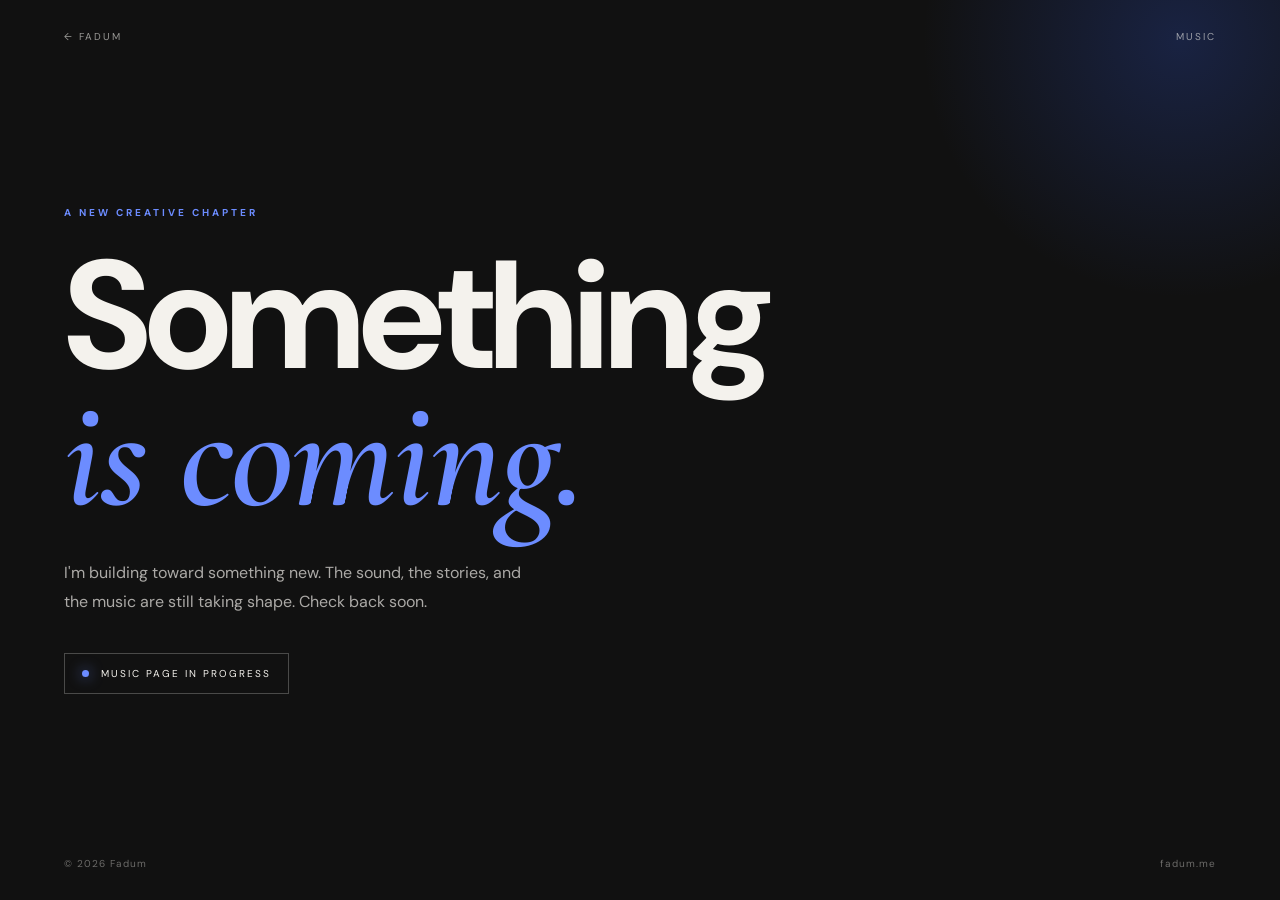
<file: music.html>
<!DOCTYPE html>
<html lang="en">
<head>
    <meta charset="UTF-8">
    <meta name="viewport" content="width=device-width, initial-scale=1.0">
    <meta name="description" content="Fadum | Music">
    <title>Fadum | Music</title>
    <link rel="icon" type="image/x-icon" href="favicon.ico">
    <link rel="icon" type="image/png" sizes="32x32" href="favicon-32.png">
    <link rel="icon" type="image/png" sizes="16x16" href="favicon-16.png">
    <link rel="apple-touch-icon" sizes="180x180" href="apple-touch-icon.png">
    <meta name="theme-color" content="#000000">
    <link rel="preconnect" href="https://fonts.googleapis.com">
    <link rel="preconnect" href="https://fonts.gstatic.com" crossorigin>
    <link href="https://fonts.googleapis.com/css2?family=Bungee&family=Cormorant+Garamond:ital,wght@0,500;0,600;0,700;1,500;1,600;1,700&family=DM+Sans:wght@400;500;600;700&display=swap" rel="stylesheet">
    <link rel="stylesheet" href="style.css">
    <style>
        .music-coming-soon {
            min-height: 100vh;
            background: #111;
            color: #F4F2ED;
            padding: 30px 5%;
            display: flex;
            flex-direction: column;
            position: relative;
            overflow: hidden;
        }
        .music-coming-soon::before {
            content: "";
            position: absolute;
            width: 520px;
            height: 520px;
            right: -160px;
            top: -220px;
            border-radius: 50%;
            background: radial-gradient(circle, rgba(49,87,213,.25), transparent 70%);
            pointer-events: none;
        }
        .music-topbar {
            position: relative;
            z-index: 1;
            display: flex;
            justify-content: space-between;
            align-items: center;
            font-size: 10px;
            letter-spacing: 2px;
            color: rgba(244,242,237,.6);
        }
        .music-topbar a { transition: color .25s ease; }
        .music-topbar a:hover { color: #6C8CFF; }
        .music-message {
            position: relative;
            z-index: 1;
            flex: 1;
            display: flex;
            flex-direction: column;
            justify-content: center;
            max-width: 950px;
            padding: 80px 0;
        }
        .music-eyebrow {
            color: #6C8CFF;
            font-size: 10px;
            letter-spacing: 3px;
            font-weight: 700;
            margin-bottom: 28px;
        }
        .music-message h1 {
            font-size: clamp(64px, 12vw, 160px);
            line-height: .9;
            letter-spacing: -5px;
            margin: 0;
        }
        .music-message h1 span {
            display: block;
            color: #6C8CFF;
            font-family: "Cormorant Garamond", serif;
            font-style: italic;
            font-weight: 600;
            letter-spacing: -2px;
        }
        .music-message p {
            max-width: 480px;
            margin-top: 35px;
            color: rgba(244,242,237,.68);
            font-size: 16px;
            line-height: 1.8;
        }
        .music-status {
            margin-top: 36px;
            display: inline-flex;
            align-items: center;
            gap: 12px;
            width: fit-content;
            border: 1px solid rgba(244,242,237,.25);
            padding: 13px 17px;
            font-size: 10px;
            letter-spacing: 2px;
        }
        .music-status::before {
            content: "";
            width: 7px;
            height: 7px;
            border-radius: 50%;
            background: #6C8CFF;
            box-shadow: 0 0 14px rgba(108,140,255,.8);
        }
        .music-footer {
            position: relative;
            z-index: 1;
            display: flex;
            justify-content: space-between;
            color: rgba(244,242,237,.4);
            font-size: 10px;
            letter-spacing: 1px;
        }
        @media (max-width: 600px) {
            .music-coming-soon { padding: 24px 6%; }
            .music-message h1 { letter-spacing: -3px; }
            .music-message p { font-size: 14px; }
            .music-topbar { font-size: 9px; }
        }
    </style>
</head>
<body>
    <main class="music-coming-soon">
        <header class="music-topbar">
            <a href="index.html">← FADUM</a>
            <span>MUSIC</span>
        </header>
        <section class="music-message">
            <div class="music-eyebrow">A NEW CREATIVE CHAPTER</div>
            <h1>Something<br><span>is coming.</span></h1>
            <p>
                I'm building toward something new. The sound, the stories, and the music are still taking shape.
                Check back soon.
            </p>
            <div class="music-status">MUSIC PAGE IN PROGRESS</div>
        </section>
        <footer class="music-footer">
            <span>© 2026 Fadum</span>
            <span>fadum.me</span>
        </footer>
    </main>
</body>
</html>
</file>
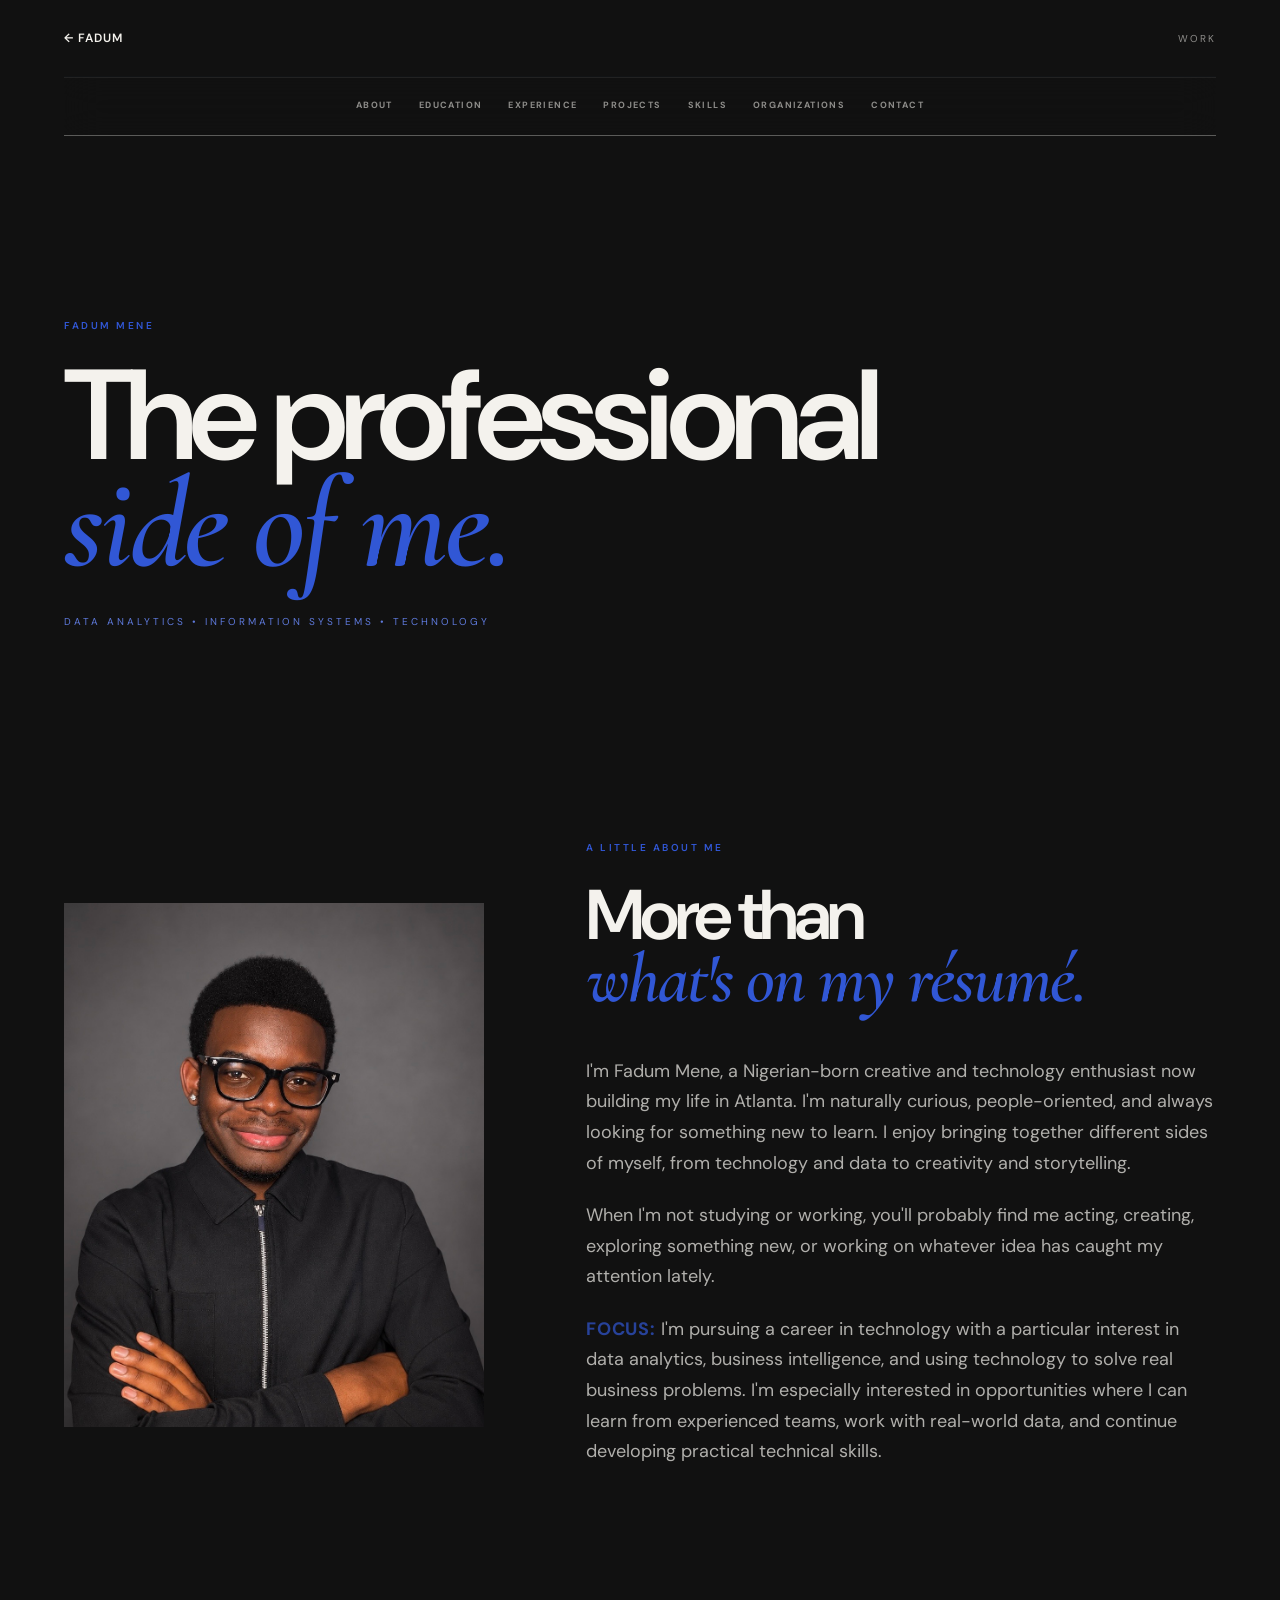
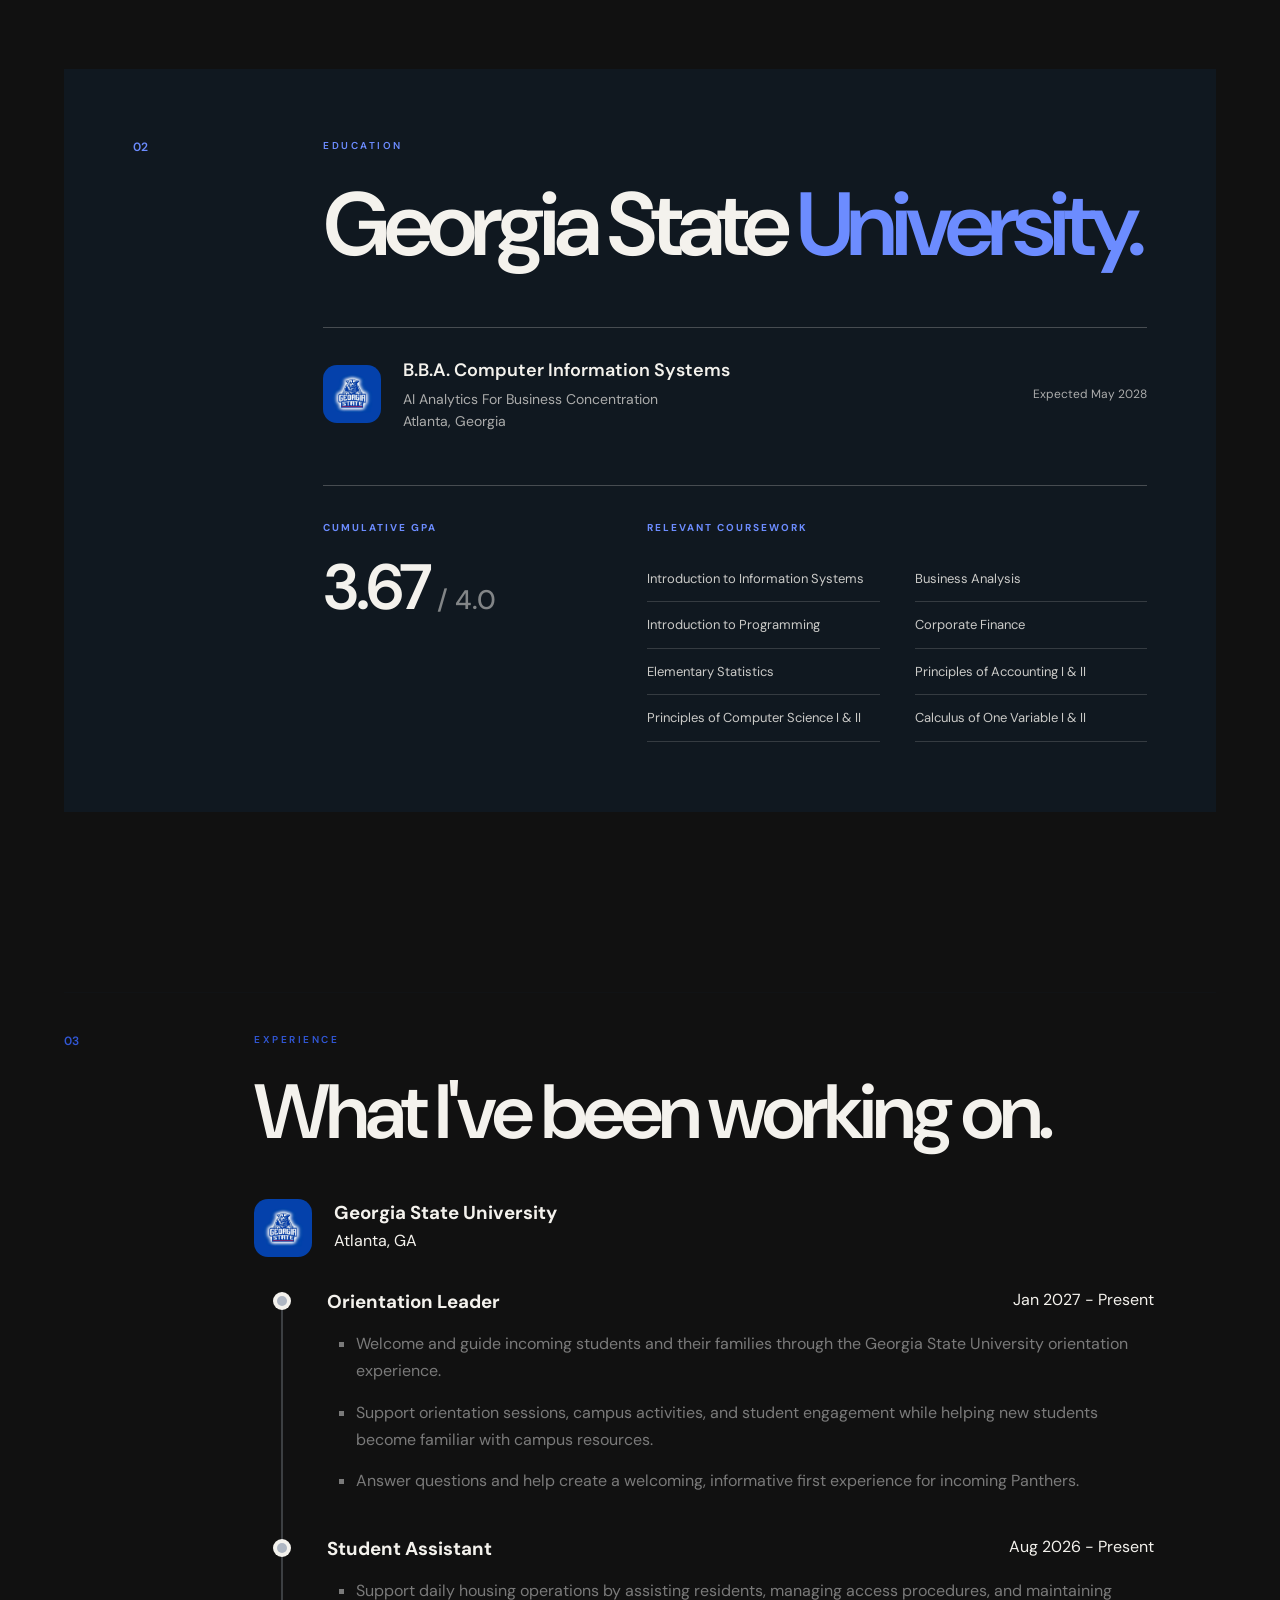
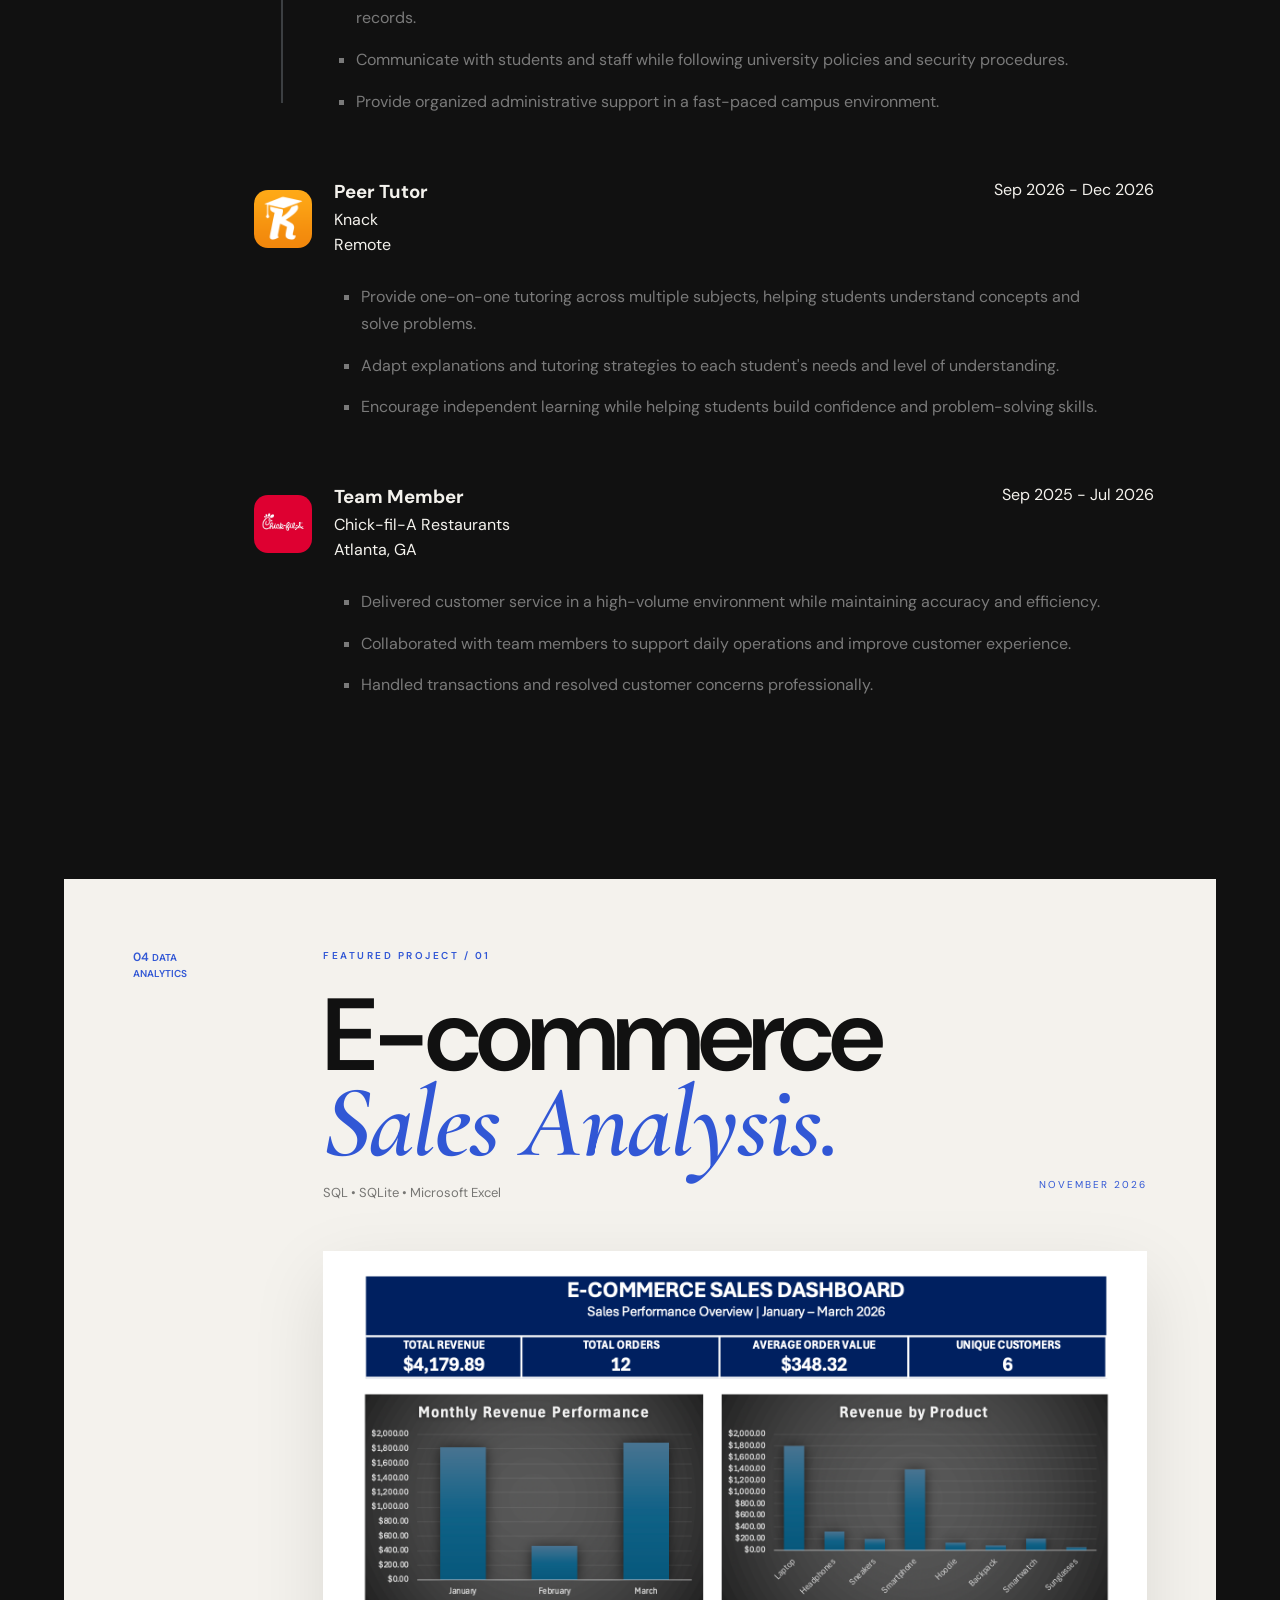
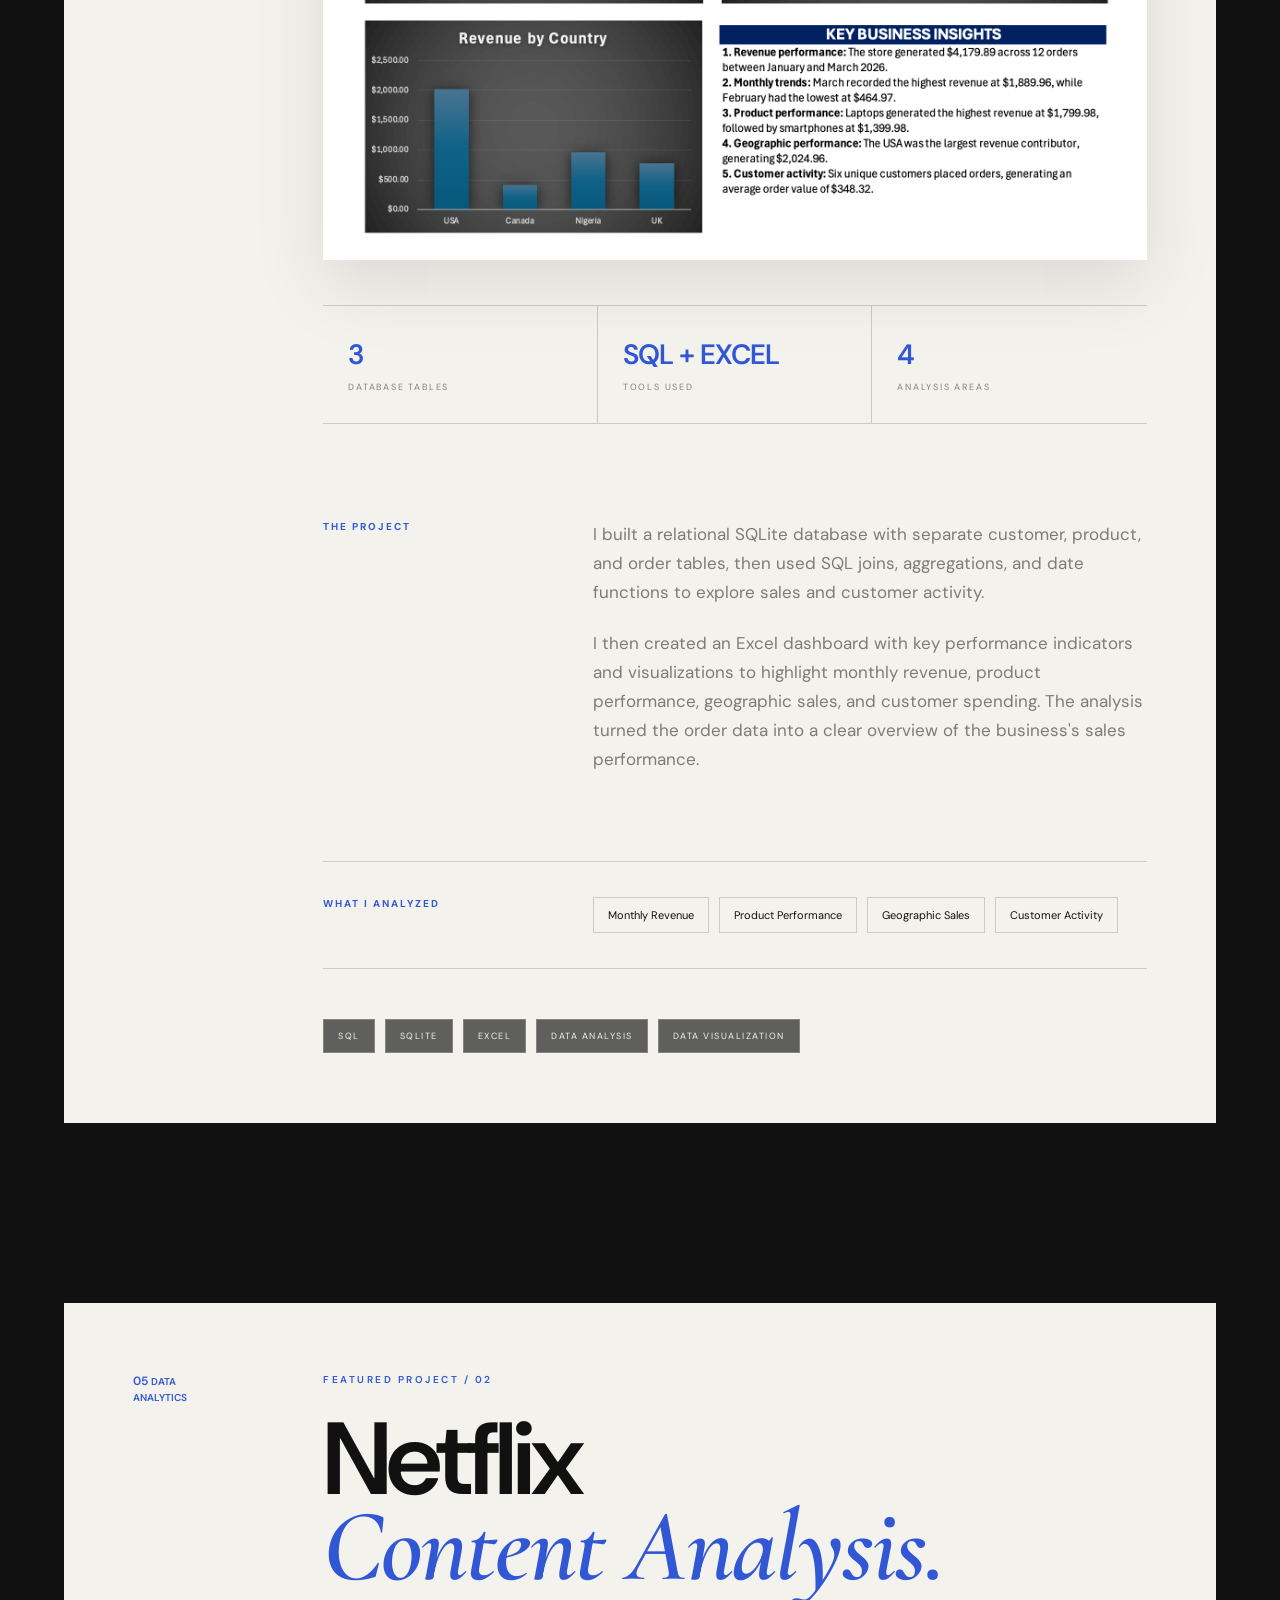
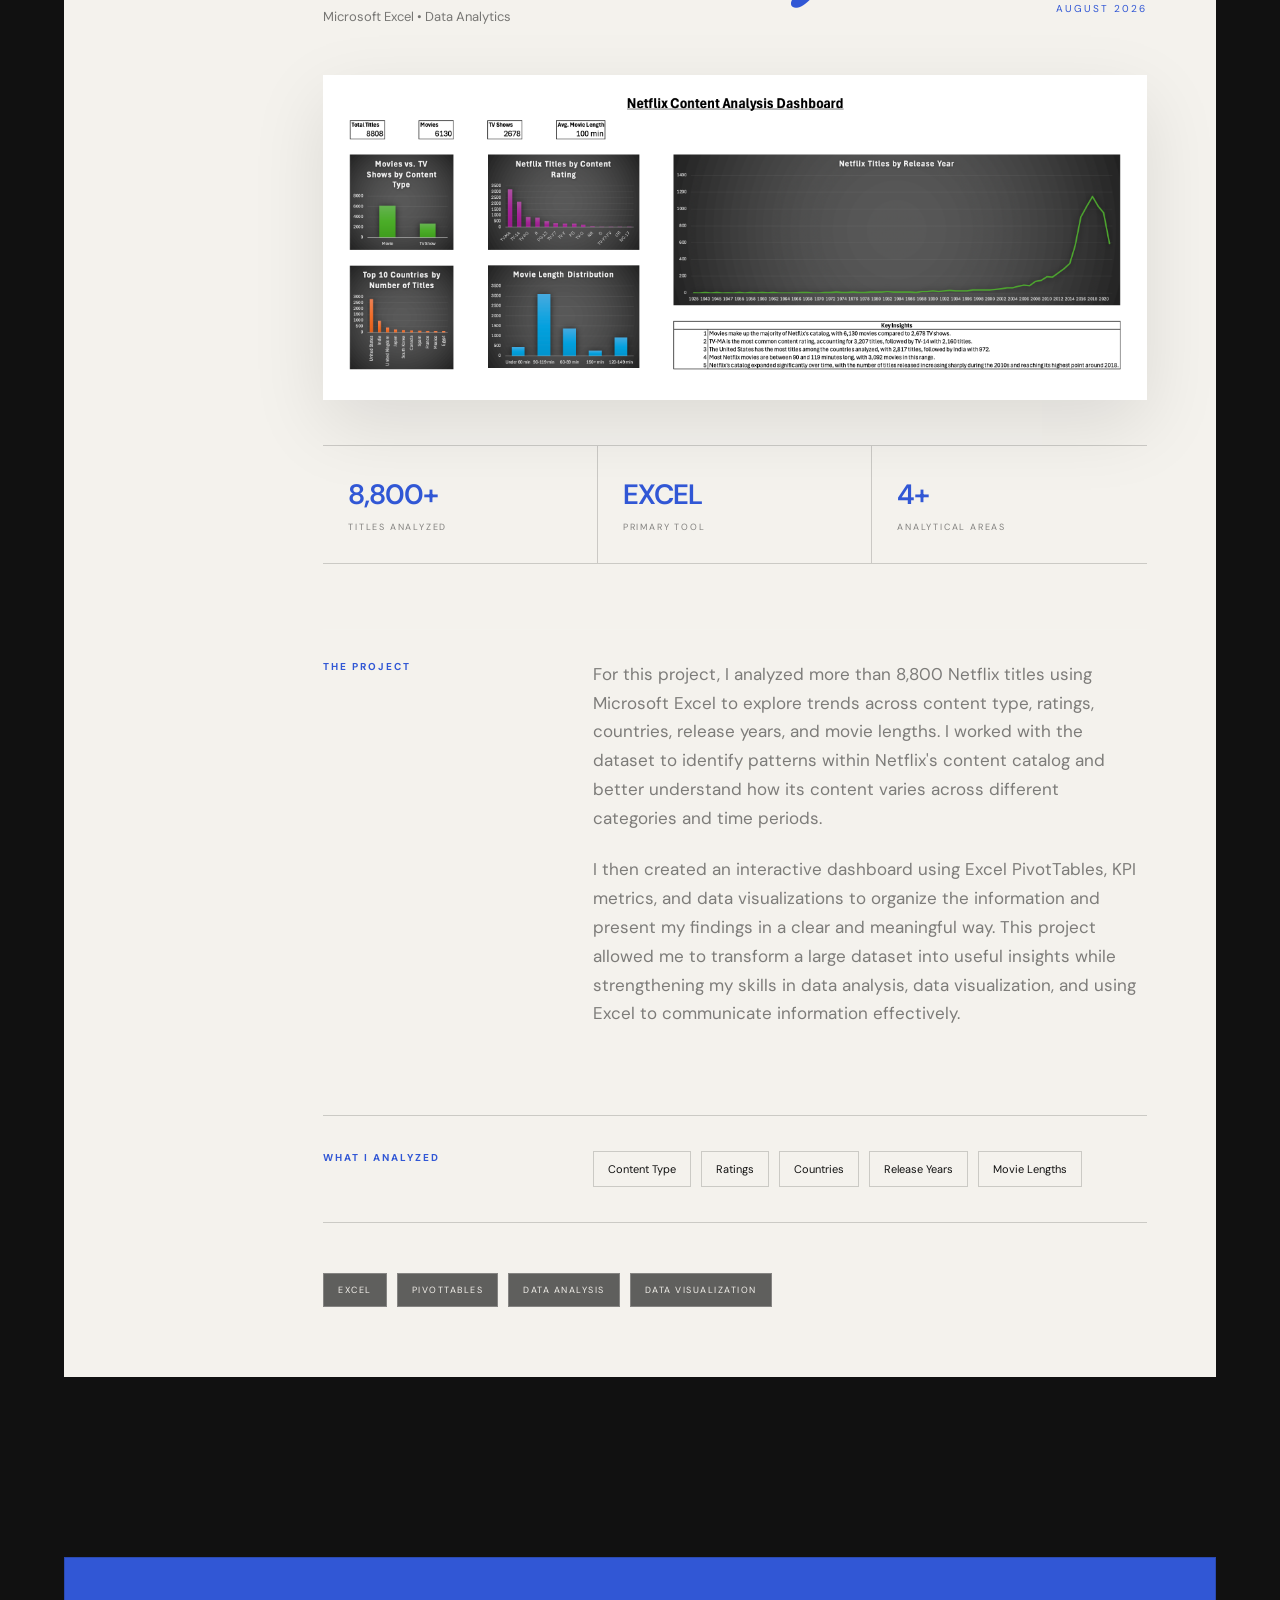
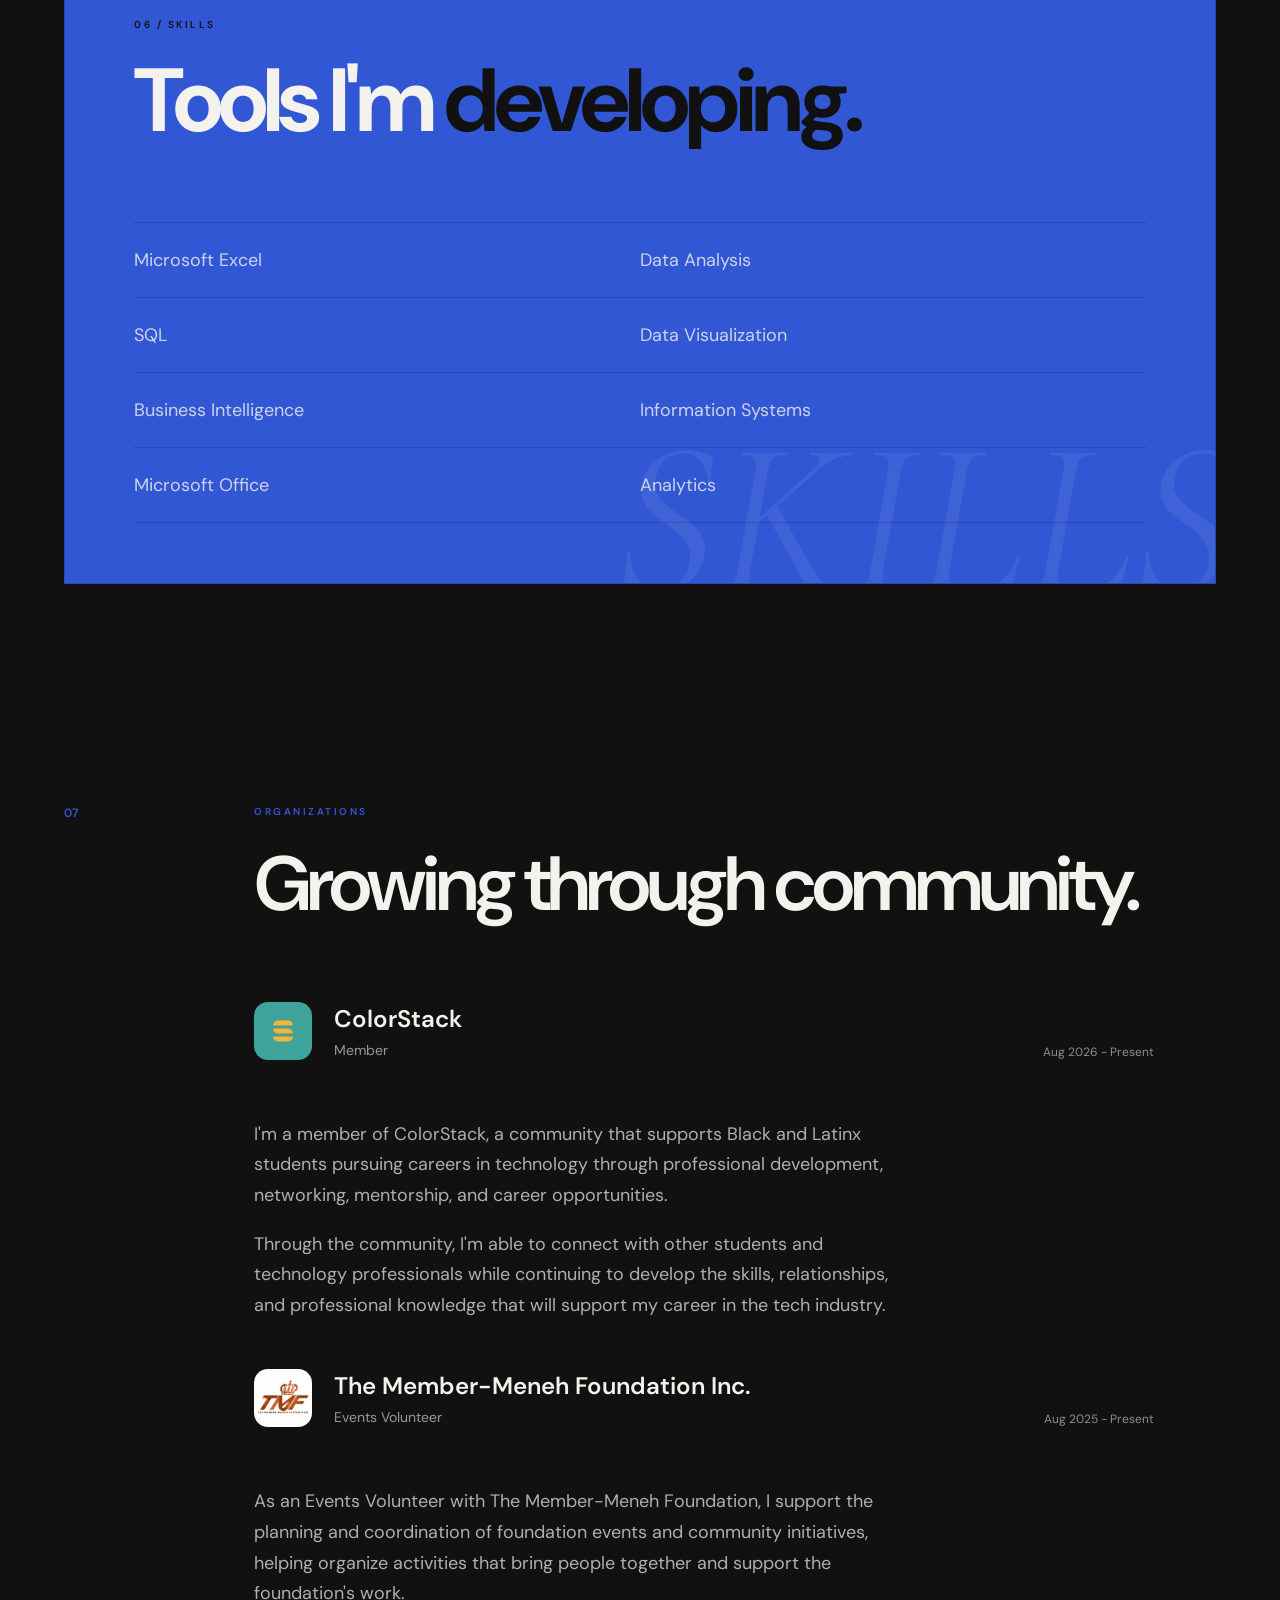
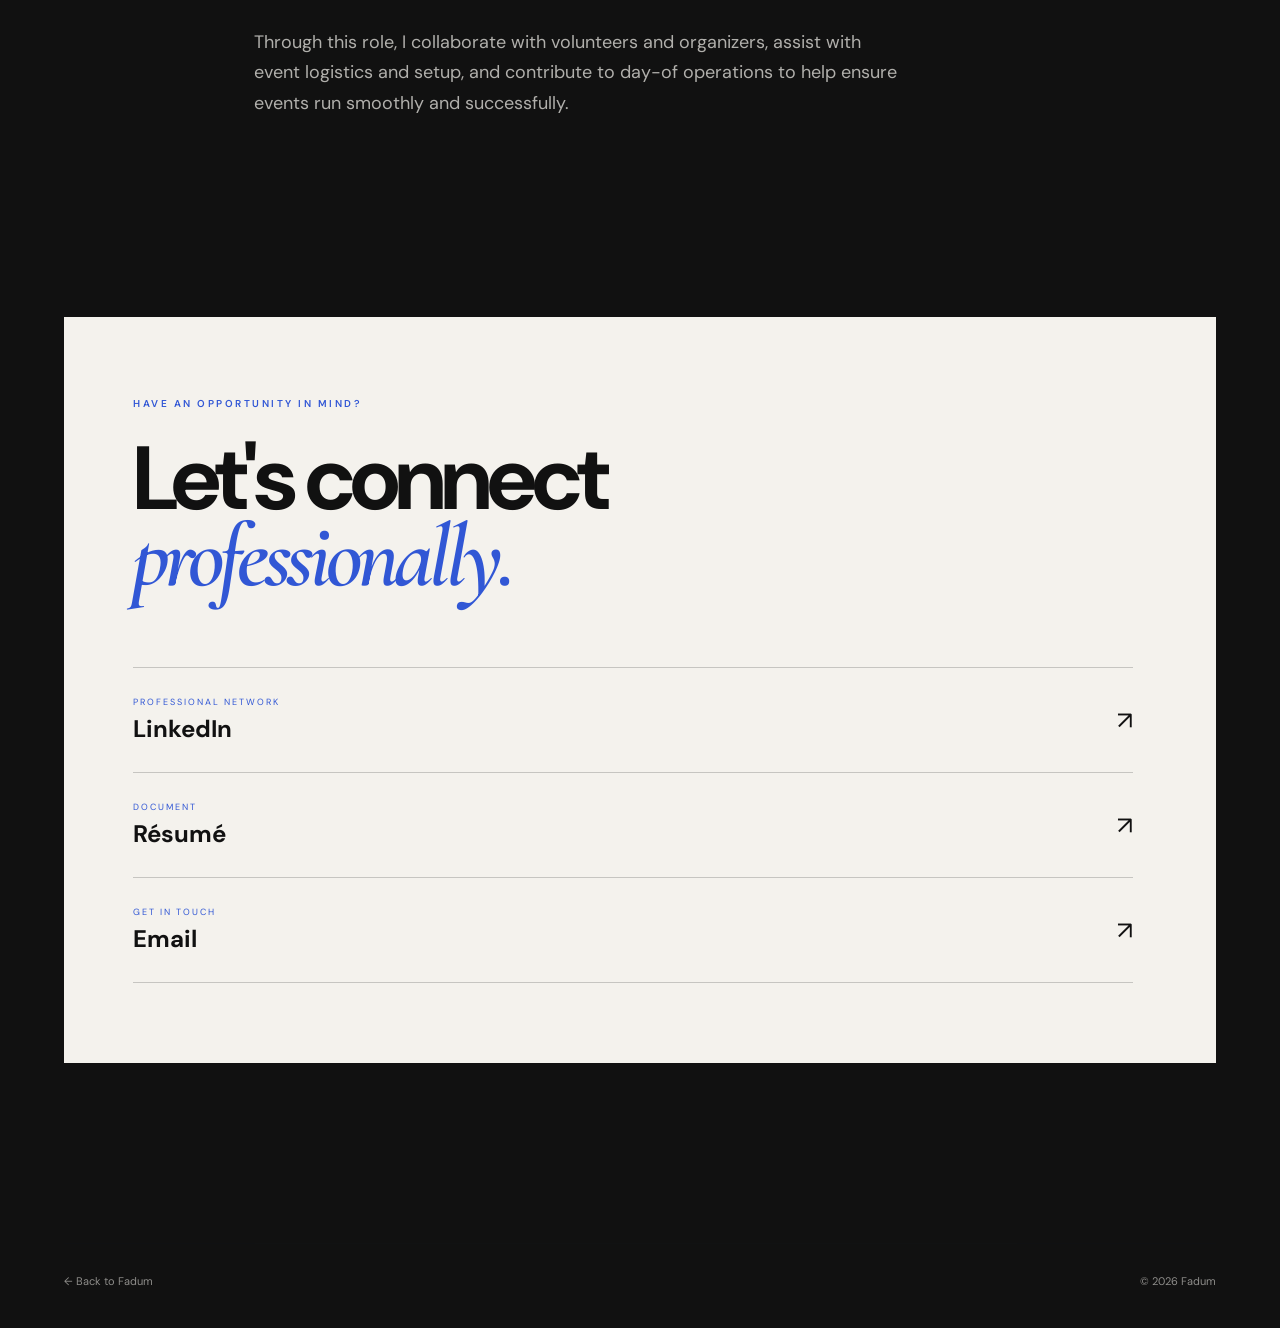
<file: work.html>
<!DOCTYPE html>
<html lang="en">

<head>

    <meta charset="UTF-8">

    <meta
        name="viewport"
        content="width=device-width, initial-scale=1.0"
    >

    <meta
        name="description"
        content="Fadum Mene | Data Analytics and Technology Portfolio"
    >

    <title>Fadum Mene | Work</title>

    <link rel="icon" type="image/x-icon" href="favicon.ico">
    <link rel="icon" type="image/png" sizes="32x32" href="favicon-32.png">
    <link rel="icon" type="image/png" sizes="16x16" href="favicon-16.png">
    <link rel="apple-touch-icon" sizes="180x180" href="apple-touch-icon.png">
    <meta name="theme-color" content="#000000">

    <!-- Google Fonts -->

    <link
        rel="preconnect"
        href="https://fonts.googleapis.com"
    >

    <link
        rel="preconnect"
        href="https://fonts.gstatic.com"
        crossorigin
    >

    <link
        href="https://fonts.googleapis.com/css2?family=Cormorant+Garamond:ital,wght@0,500;0,600;0,700;1,500;1,600;1,700&family=DM+Sans:wght@400;500;600;700&display=swap"
        rel="stylesheet"
    >

    <link
        rel="stylesheet"
        href="style.css"
    >

</head>


<body class="work-body">

    <main class="work-page">


        <!-- =====================================
             NAVIGATION
        ====================================== -->

        <header class="page-nav">

            <a
                href="index.html"
                class="back-home"
            >
                ← FADUM
            </a>


            <span class="page-label">
                WORK
            </span>

        </header>


        <!-- =====================================
             SECTION NAVIGATION
        ====================================== -->

        <nav
            class="section-nav work-section-nav"
            aria-label="Work page sections"
        >

            <div class="section-nav-inner">

                <a href="#about">
                    About
                </a>
<a href="#education">
                    Education
                </a>

                <a href="#experience">
                    Experience
                </a>

                <a href="#projects">
                    Projects
                </a>

                <a href="#skills">
                    Skills
                </a>

                <a href="#organizations">
                    Organizations
                </a>

                <a href="#contact">
                    Contact
                </a>

            </div>

        </nav>


        <!-- =====================================
             HERO
        ====================================== -->

        <section class="work-hero reveal">

            <div class="work-hero-text">

                <p class="eyebrow">
                    FADUM MENE
                </p>


                <h1>
                    The professional
                    <span>side of me.</span>
                </h1>


                <p class="hero-subtext">
                    DATA ANALYTICS • INFORMATION SYSTEMS • TECHNOLOGY
                </p>

            </div>

        </section>


        <!-- =====================================
             PERSONAL INTRO
        ====================================== -->

        <section
            id="about"
            class="personal-intro reveal"
        >

            <div class="personal-photo">

                <img
                    src="images/professional.jpg"
                    alt="Fadum Mene professional portrait"
                >

            </div>


            <div class="personal-intro-text">

                <p class="section-label">
                    A LITTLE ABOUT ME
                </p>


                <h2>
                    More than
                    <span>what's on my résumé.</span>
                </h2>


                <p class="body-text">

                    I'm Fadum Mene, a Nigerian-born creative and
                    technology enthusiast now building my life in
                    Atlanta. I'm naturally curious, people-oriented, and
                    always looking for something new to learn.
                    I enjoy bringing together different sides of
                    myself, from technology and data to creativity
                    and storytelling.

                </p>



                <p class="body-text">

                    When I'm not studying or working, you'll
                    probably find me acting, creating, exploring
                    something new, or working on whatever idea has
                    caught my attention lately.

                </p>

                <p class="body-text about-focus">
                    <strong>FOCUS:</strong> I'm pursuing a career in technology with a particular interest in data analytics,
                     business intelligence, and using technology to solve real business problems.
                    I'm especially interested in opportunities where I can learn from experienced teams,
                     work with real-world data, and continue developing practical technical skills.
                </p>

            </div>

        </section>

        <!-- =====================================
             EDUCATION
        ====================================== -->

        <section
            id="education"
            class="work-section education-section reveal"
        >

            <div class="section-number">
                02
            </div>


            <div class="section-content">

                <p class="section-label">
                    EDUCATION
                </p>


                <h2>
                    Georgia State
                    <span>University.</span>
                </h2>


                <div class="education-details">

                    <div class="education-main">

                        <div class="institution-logo">

                            <img
                                src="images/gsu-logo.png"
                                alt="Georgia State University logo"
                            >

                        </div>


                        <div>

                            <h3>
                                B.B.A. Computer Information Systems
                            </h3>

                            <p>
                                AI Analytics For Business Concentration
                            </p>

                            <p>
                                Atlanta, Georgia
                            </p>

                        </div>

                    </div>


                    <span>
                        Expected May 2028
                    </span>

                </div>


                <div class="education-highlights">

                    <div class="education-gpa">

                        <p class="education-subheading">
                            CUMULATIVE GPA
                        </p>

                        <div class="education-gpa-value">
                            3.67<span> / 4.0</span>
                        </div>

                    </div>


                    <div class="education-coursework">

                        <p class="education-subheading">
                            RELEVANT COURSEWORK
                        </p>

                        <div class="coursework-list">

                            <span>Introduction to Information Systems</span>
                            <span>Business Analysis</span>
                            <span>Introduction to Programming</span>
                            <span>Corporate Finance</span>
                            <span>Elementary Statistics</span>
                            <span>Principles of Accounting I &amp; II</span>
                            <span>Principles of Computer Science I &amp; II</span>
                            <span>Calculus of One Variable I &amp; II</span>

                        </div>

                    </div>

                </div>

            </div>

        </section>


        <!-- =====================================
                EXPERIENCE
            ====================================== -->

            <section id="experience" class="work-section reveal">

                <div class="section-number">
                    03
                </div>


                <div class="section-content">

                    <p class="section-label">
                        EXPERIENCE
                    </p>


                    <h2>
                        What I've been
                        <span>working on.</span>
                    </h2>


                    <!-- GEORGIA STATE UNIVERSITY -->

                    <div class="experience-block gsu-experience-block">

                        <div class="experience-item gsu-company-header">

                            <div class="experience-company">

                                <div class="company-logo">
                                    <img
                                        src="images/gsu-logo.png"
                                        alt="Georgia State University logo"
                                    >
                                </div>

                                <div>
                                    <h3>Georgia State University</h3>
                                    <p class="experience-location">
                                        Atlanta, GA
                                    </p>
                                </div>

                            </div>

                        </div>


                        <div class="gsu-timeline">

                            <!-- ORIENTATION LEADER -->

                            <article class="gsu-timeline-item">

                                <div class="gsu-timeline-marker"></div>

                                <div class="gsu-position-content">

                                    <div class="experience-item gsu-position-heading">
                                        <div>
                                            <h3>Orientation Leader</h3>
                                        </div>
                                        <span>Jan 2027 - Present</span>
                                    </div>

                                    <div class="experience-description gsu-position-description">
                                        <ul>
                                            <li>
                                                Welcome and guide incoming students and their families through the Georgia State University orientation experience.
                                            </li>
                                            <li>
                                                Support orientation sessions, campus activities, and student engagement while helping new students become familiar with campus resources.
                                            </li>
                                            <li>
                                                Answer questions and help create a welcoming, informative first experience for incoming Panthers.
                                            </li>
                                        </ul>
                                    </div>

                                </div>

                            </article>

<!-- STUDENT ASSISTANT -->

                            <article class="gsu-timeline-item">

                                <div class="gsu-timeline-marker"></div>

                                <div class="gsu-position-content">

                                    <div class="experience-item gsu-position-heading">
                                        <div>
                                            <h3>Student Assistant</h3>
                                        </div>
                                        <span>Aug 2026 - Present</span>
                                    </div>

                                    <div class="experience-description gsu-position-description">
                                        <ul>
                                            <li>
                                                Support daily housing operations by assisting residents, managing access procedures, and maintaining records.
                                            </li>
                                            <li>
                                                Communicate with students and staff while following university policies and security procedures.
                                            </li>
                                            <li>
                                                Provide organized administrative support in a fast-paced campus environment.
                                            </li>
                                        </ul>
                                    </div>

                                </div>

                            </article>

                        </div>

                    </div>


                    <!-- KNACK -->

                    <div class="experience-block">

                        <div class="experience-item">

                            <div class="experience-company">

                                <div class="company-logo">
                                    <img
                                        src="images/knack-logo.png"
                                        alt="Knack logo"
                                    >
                                </div>

                                <div>
                                    <h3>Peer Tutor</h3>
                                    <p>Knack</p>
                                    <p class="experience-location">
                                        Remote
                                    </p>
                                </div>

                            </div>

                            <span>
                                Sep 2026 - Dec 2026
                            </span>

                        </div>

                        <div class="experience-description">
                            <ul>
                                <li>
                                    Provide one-on-one tutoring across multiple subjects, helping students understand concepts and solve problems.
                                </li>
                                <li>
                                    Adapt explanations and tutoring strategies to each student's needs and level of understanding.
                                </li>
                                <li>
                                    Encourage independent learning while helping students build confidence and problem-solving skills.
                                </li>
                            </ul>
                        </div>

                    </div>


                    <!-- CHICK-FIL-A -->

                    <div class="experience-block">

                        <div class="experience-item">

                            <div class="experience-company">

                                <div class="company-logo">
                                    <img
                                        src="images/chick-fil-a-logo.png"
                                        alt="Chick-fil-A logo"
                                    >
                                </div>

                                <div>
                                    <h3>Team Member</h3>
                                    <p>Chick-fil-A Restaurants</p>
                                    <p class="experience-location">
                                        Atlanta, GA
                                    </p>
                                </div>

                            </div>

                            <span>
                                Sep 2025 - Jul 2026
                            </span>

                        </div>

                        <div class="experience-description">
                            <ul>
                                <li>
                                    Delivered customer service in a high-volume environment while maintaining accuracy and efficiency.
                                </li>
                                <li>
                                    Collaborated with team members to support daily operations and improve customer experience.
                                </li>
                                <li>
                                    Handled transactions and resolved customer concerns professionally.
                                </li>
                            </ul>
                        </div>

                    </div>
                </div>

            </section>


        <!-- =====================================
             FEATURED PROJECT 01: E-COMMERCE
        ====================================== -->

        <section
            id="projects"
            class="project-section project-ecommerce reveal"
        >

            <div class="project-number">
                <span>04</span>
                <small>DATA<br>ANALYTICS</small>
            </div>


            <div class="project-content">

                <p class="section-label">
                    FEATURED PROJECT / 01
                </p>


                <div class="project-heading">

                    <div>

                        <h2>
                            E-commerce
                            <span>Sales Analysis.</span>
                        </h2>

                        <p class="project-tool">
                            SQL • SQLite • Microsoft Excel
                        </p>

                    </div>


                    <div class="project-date">
                        NOVEMBER 2026
                    </div>

                </div>


                <div class="dashboard-wrapper">

                    <img
                        src="images/ecommerce-sales-dashboard.png"
                        alt="E-commerce Sales Analysis Dashboard created by Fadum Mene"
                    >

                </div>


                <div class="project-overview">

                    <div class="project-stat">
                        <strong>3</strong>
                        <span>DATABASE TABLES</span>
                    </div>

                    <div class="project-stat">
                        <strong>SQL + EXCEL</strong>
                        <span>TOOLS USED</span>
                    </div>

                    <div class="project-stat">
                        <strong>4</strong>
                        <span>ANALYSIS AREAS</span>
                    </div>

                </div>


                <div class="project-details">

                    <div class="project-detail-label">
                        THE PROJECT
                    </div>

                    <div class="project-description">

                        <p>
                            I built a relational SQLite database with separate
                            customer, product, and order tables, then used SQL joins,
                            aggregations, and date functions to explore sales and
                            customer activity.
                        </p>

                        <p>
                            I then created an Excel dashboard with key performance
                            indicators and visualizations to highlight monthly revenue,
                            product performance, geographic sales, and customer
                            spending. The analysis turned the order data into a clear
                            overview of the business's sales performance.
                        </p>

                    </div>

                </div>


                <div class="analysis-grid">

                    <div>
                        <p class="analysis-label">
                            WHAT I ANALYZED
                        </p>
                    </div>

                    <div class="analysis-items">
                        <span>Monthly Revenue</span>
                        <span>Product Performance</span>
                        <span>Geographic Sales</span>
                        <span>Customer Activity</span>
                    </div>

                </div>


                <div class="project-tags">
                    <span>SQL</span>
                    <span>SQLITE</span>
                    <span>EXCEL</span>
                    <span>DATA ANALYSIS</span>
                    <span>DATA VISUALIZATION</span>
                </div>

            </div>

        </section>


        <!-- =====================================
             FEATURED PROJECT 02: NETFLIX
        ====================================== -->

        <section
            class="project-section project-netflix reveal"
        >

            <div class="project-number">
                <span>05</span>
                <small>DATA<br>ANALYTICS</small>
            </div>


            <div class="project-content">

                <p class="section-label">
                    FEATURED PROJECT / 02
                </p>


                <div class="project-heading">

                    <div>

                        <h2>
                            Netflix
                            <span>Content Analysis.</span>
                        </h2>

                        <p class="project-tool">
                            Microsoft Excel • Data Analytics
                        </p>

                    </div>


                    <div class="project-date">
                        AUGUST 2026
                    </div>

                </div>


                <div class="dashboard-wrapper">

                    <img
                        src="images/netflix-dashboard.jpg"
                        alt="Netflix Content Analysis Dashboard created by Fadum Mene"
                    >

                </div>


                <div class="project-overview">

                    <div class="project-stat">

                        <strong>
                            8,800+
                        </strong>

                        <span>
                            TITLES ANALYZED
                        </span>

                    </div>


                    <div class="project-stat">

                        <strong>
                            EXCEL
                        </strong>

                        <span>
                            PRIMARY TOOL
                        </span>

                    </div>


                    <div class="project-stat">

                        <strong>
                            4+
                        </strong>

                        <span>
                            ANALYTICAL AREAS
                        </span>

                    </div>

                </div>


                <div class="project-details">

                    <div class="project-detail-label">
                        THE PROJECT
                    </div>


                    <div class="project-description">

                        <p>

                            For this project, I analyzed more than 8,800 Netflix titles
                            using Microsoft Excel to explore trends across content type,
                            ratings, countries, release years, and movie lengths. I worked
                            with the dataset to identify patterns within Netflix's content
                            catalog and better understand how its content varies across
                            different categories and time periods.

                        </p>


                        <p>

                            I then created an interactive dashboard using Excel
                            PivotTables, KPI metrics, and data visualizations to organize
                            the information and present my findings in a clear and
                            meaningful way. This project allowed me to transform a large
                            dataset into useful insights while strengthening my skills in
                            data analysis, data visualization, and using Excel to
                            communicate information effectively.

                        </p>

                    </div>

                </div>


                <div class="analysis-grid">

                    <div>

                        <p class="analysis-label">
                            WHAT I ANALYZED
                        </p>

                    </div>


                    <div class="analysis-items">

                        <span>
                            Content Type
                        </span>

                        <span>
                            Ratings
                        </span>

                        <span>
                            Countries
                        </span>

                        <span>
                            Release Years
                        </span>

                        <span>
                            Movie Lengths
                        </span>

                    </div>

                </div>


                <div class="project-tags">

                    <span>
                        EXCEL
                    </span>

                    <span>
                        PIVOTTABLES
                    </span>

                    <span>
                        DATA ANALYSIS
                    </span>

                    <span>
                        DATA VISUALIZATION
                    </span>

                </div>

            </div>

        </section>


        <!-- =====================================
             SKILLS
        ====================================== -->

        <section
            id="skills"
            class="skills-section reveal"
        >

            <p class="section-label">
                06 / SKILLS
            </p>


            <h2>
                Tools I'm
                <span>developing.</span>
            </h2>


            <div class="skills-grid">

                <span>
                    Microsoft Excel
                </span>

                <span>
                    Data Analysis
                </span>

                <span>
                    SQL
                </span>

                <span>
                    Data Visualization
                </span>

                <span>
                    Business Intelligence
                </span>

                <span>
                    Information Systems
                </span>

                <span>
                    Microsoft Office
                </span>

                <span>
                    Analytics
                </span>

            </div>

        </section>


        <!-- =====================================
             ORGANIZATIONS
        ====================================== -->

        <section
            id="organizations"
            class="work-section organization-section reveal"
        >

            <div class="section-number">
                07
            </div>


            <div class="section-content">

                <p class="section-label">
                    ORGANIZATIONS
                </p>


                <h2>
                    Growing through
                    <span>community.</span>
                </h2>


                <div class="organization-item">

                    <div class="organization-main">

                        <div class="company-logo">

                            <img
                                src="images/colorstack-logo.png"
                                alt="ColorStack logo"
                            >

                        </div>


                        <div>

                            <h3>
                                ColorStack
                            </h3>

                            <p>
                                Member
                            </p>

                        </div>

                    </div>


                    <span>
                        Aug 2026 - Present
                    </span>

                </div>


                <div class="organization-description">

                    <p class="body-text">

                        I'm a member of ColorStack, a community that supports Black
                        and Latinx students pursuing careers in technology through
                        professional development, networking, mentorship, and career
                        opportunities.

                    </p>


                    <p class="body-text">

                        Through the community, I'm able to connect with other students
                        and technology professionals while continuing to develop the
                        skills, relationships, and professional knowledge that will
                        support my career in the tech industry.

                    </p>

                </div>


                <div class="organization-item">

                    <div class="organization-main">

                        <div class="company-logo">
                            <img
                                src="images/tmf-logo.png"
                                alt="The Member-Meneh Foundation logo"
                            >
                        </div>


                        <div>

                            <h3>
                                The Member-Meneh Foundation Inc.
                            </h3>

                            <p>
                                Events Volunteer
                            </p>

                        </div>

                    </div>


                    <span>
                        Aug 2025 - Present
                    </span>

                </div>


                <div class="organization-description">

                    <p class="body-text">
                        As an Events Volunteer with The Member-Meneh Foundation, I support the planning and coordination of 
                        foundation events and community initiatives, helping organize activities that bring people together 
                        and support the foundation's work.
                    </p>


                    <p class="body-text">
                        Through this role, I collaborate with volunteers and organizers, assist with event
                        logistics and setup, and contribute to day-of operations to help ensure events run 
                        smoothly and successfully.
                    </p>

                </div>

            </div>

        </section>


        <!-- =====================================
             PROFESSIONAL LINKS
        ====================================== -->

        <section
            id="contact"
            class="professional-links-section reveal"
        >

            <div class="professional-links-inner">

                <p class="section-label">
                    HAVE AN OPPORTUNITY IN MIND?
                </p>


                <h2>
                    Let's connect
                    <span>professionally.</span>
                </h2>


                <div class="professional-links">


                    <!-- LINKEDIN -->

                    <a
                        href="https://www.linkedin.com/in/fadummene"
                        target="_blank"
                        rel="noopener noreferrer"
                    >

                        <div>

                            <span class="link-small">
                                PROFESSIONAL NETWORK
                            </span>

                            <strong>
                                LinkedIn
                            </strong>

                        </div>

                        <span class="link-arrow">
                            ↗
                        </span>

                    </a>


                    <!-- RESUME -->

                    <a
                        href="fadum-mene-resume.pdf"
                        target="_blank"
                        rel="noopener noreferrer"
                    >

                        <div>

                            <span class="link-small">
                                DOCUMENT
                            </span>

                            <strong>
                                Résumé
                            </strong>

                        </div>

                        <span class="link-arrow">
                            ↗
                        </span>

                    </a>


                    <!-- EMAIL -->

                    <a
                        href="mailto:fadummene@gmail.com"
                    >

                        <div>

                            <span class="link-small">
                                GET IN TOUCH
                            </span>

                            <strong>
                                Email
                            </strong>

                        </div>

                        <span class="link-arrow">
                            ↗
                        </span>

                    </a>

                </div>

            </div>

        </section>


        <!-- =====================================
             FOOTER
        ====================================== -->

        <footer class="page-footer">

            <a href="index.html">
                ← Back to Fadum
            </a>


            <span>
                © 2026 Fadum
            </span>

        </footer>

    </main>


    <script src="script.js"></script>

</body>

</html>
</file>
<file: style.css>
/* =========================================
   RESET
========================================= */

* {
    margin: 0;
    padding: 0;
    box-sizing: border-box;
}


html {
    scroll-behavior: smooth;
}


body {
    font-family: "DM Sans", sans-serif;

    background: var(--ivory);

    color: var(--text);

    overflow-x: hidden;
}


a {
    color: inherit;

    text-decoration: none;
}


/* =========================================
   COLOR PALETTE
========================================= */

:root {

    --ivory: #F4F2ED;

    --navy: #101820;

    --blue: #3157D5;

    --silver: #AEB6C2;

    --text: #101820;

}


/* =========================================
   HOMEPAGE
========================================= */

.new-welcome {

    position: relative;

    min-height: 100vh;

    overflow: hidden;

    background: #111111;

    color: #F4F2ED;

    padding:
        30px
        5%
        35px;

}


/* =========================================
   BACKGROUND
========================================= */

.home-grid {

    position: absolute;

    inset: 0;

    pointer-events: none;

    opacity: 0.035;

    background-image:

        linear-gradient(
            rgba(244, 242, 237, 0.8)
            1px,
            transparent
            1px
        ),

        linear-gradient(
            90deg,
            rgba(244, 242, 237, 0.8)
            1px,
            transparent
            1px
        );

    background-size:
        70px 70px;

}


.home-orb {

    position: absolute;

    border-radius: 50%;

    pointer-events: none;

}


.home-orb-one {

    width: 420px;

    height: 420px;

    top: -250px;

    right: 8%;

    background:
        radial-gradient(
            circle,
            rgba(49, 87, 213, 0.28),
            transparent 70%
        );

}


.home-orb-two {

    width: 500px;

    height: 500px;

    bottom: -350px;

    left: -120px;

    background:
        radial-gradient(
            circle,
            rgba(108, 140, 255, 0.13),
            transparent 70%
        );

}


/* =========================================
   HEADER
========================================= */

.home-header {

    position: relative;

    z-index: 5;

    display: flex;

    justify-content: space-between;

    align-items: center;

    font-size: 9px;

    font-weight: 600;

    letter-spacing: 2px;

    color:
        rgba(244, 242, 237, 0.55);

}


/* =========================================
   HERO
========================================= */

.home-hero {

    position: relative;

    z-index: 3;

    padding-top: 35px;

}


/* =========================================
   NAME + GALLERY ROW
========================================= */

.home-main-row {

    position: relative;

    display: flex;

    align-items: flex-start;

    justify-content: space-between;

    gap: 35px;

}


/* =========================================
   NAME
========================================= */

.home-name {

    margin: 0;

    flex-shrink: 0;

    font-family: "Carter One", cursive !important;

    font-size:
        clamp(80px, 11vw, 175px);

    line-height: 0.85;

    font-weight: 400;

    letter-spacing:
        -3px;

    color: #F4F2ED;

    position: relative;

    z-index: 2;

}


.home-name::after {

    content: "";

    position: absolute;

    left: 1%;

    bottom: -22px;

    width: 125px;

    height: 4px;

    background: #3157D5;

}


/* =========================================
   PHOTO GALLERY
========================================= */

.home-gallery-section {

    position: absolute;

    top: 50%;

    right: 0;

    transform: translateY(-50%);

    width: min(460px, 40vw);

    display: flex;

    justify-content: flex-end;

    z-index: 4;

}


.home-gallery {

    position: relative;

    width: min(460px, 40vw);

    height: 300px;

}


.home-photo {

    position: absolute;

    width: 190px;

    height: 255px;

    overflow: hidden;

    border-radius: 6px;

    background: #222222;

    box-shadow:
        0
        20px
        50px
        rgba(0, 0, 0, 0.35);

    transition:

        transform 0.6s
        cubic-bezier(0.22, 1, 0.36, 1),

        box-shadow 0.6s ease;

}


.home-photo img {

    width: 100%;

    height: 100%;

    object-fit: cover;

    display: block;

}


/* PHOTO 5 */

.photo-5 {

    top: 25px;

    left: 0;

    transform:
        rotate(-13deg);

    z-index: 1;

}


/* PHOTO 4 */

.photo-4 {

    top: 5px;

    left: 50px;

    transform:
        rotate(-7deg);

    z-index: 2;

}


/* PHOTO 3 */

.photo-3 {

    top: 0;

    left: 125px;

    transform:
        rotate(2deg);

    z-index: 3;

}


/* PHOTO 2 */

.photo-2 {

    top: 12px;

    right: 45px;

    transform:
        rotate(8deg);

    z-index: 4;

}


/* MAIN PHOTO */

.photo-1 {

    top: 30px;

    right: 0;

    transform:
        rotate(14deg);

    z-index: 5;

}


/* GALLERY HOVER */

.home-gallery:hover .photo-5 {

    transform:
        translateX(-45px)
        translateY(15px)
        rotate(-18deg);

}


.home-gallery:hover .photo-4 {

    transform:
        translateX(-20px)
        translateY(-5px)
        rotate(-10deg);

}


.home-gallery:hover .photo-3 {

    transform:
        translateY(-18px)
        rotate(0deg);

}


.home-gallery:hover .photo-2 {

    transform:
        translateX(20px)
        translateY(-5px)
        rotate(10deg);

}


.home-gallery:hover .photo-1 {

    transform:
        translateX(45px)
        translateY(15px)
        rotate(18deg);

}


/* =========================================
   GREETING
========================================= */

.home-greeting {

    margin:
        35px
        0
        0
        7%;

    font-family:
        "DM Sans",
        sans-serif;

    font-size:
        clamp(22px, 3vw, 42px);

    font-weight: 500;

    letter-spacing: -1px;

    color:
        rgba(244, 242, 237, 0.72);

}


.home-greeting span {

    font-family:
        "Cormorant Garamond",
        serif;

    font-size:
        1.15em;

    font-style: italic;

    font-weight: 700;

    color: #3157D5;

}


/* =========================================
   INTRO LINE
========================================= */

.home-intro-line {

    display: flex;

    align-items: center;

    gap: 15px;

    margin-top: 35px;

    font-size: 9px;

    font-weight: 600;

    letter-spacing: 2px;

    color: #6C8CFF;

}


.home-intro-line div {

    width: 140px;

    height: 1px;

    background:
        rgba(49, 87, 213, 0.6);

}


/* =========================================
   WHERE SHALL WE BEGIN
========================================= */

.home-begin {

    position: relative;

    z-index: 3;

    margin-top: 55px;

}


.begin-heading {

    display: flex;

    justify-content: space-between;

    align-items: flex-end;

    margin-bottom: 18px;

}


.begin-heading p {

    margin: 0;

    font-family:
        "Cormorant Garamond",
        serif;

    font-size:
        clamp(30px, 3.5vw, 52px);

    font-style: italic;

    font-weight: 600;

}


.begin-heading span {

    margin-bottom: 7px;

    font-size: 8px;

    letter-spacing: 2px;

    color:
        rgba(244, 242, 237, 0.45);

}


/* =========================================
   CHOICES
========================================= */

.home-choices {

    display: grid;

    grid-template-columns:
        1fr
        1fr;

    border-top:
        1px solid
        rgba(244, 242, 237, 0.25);

}


.home-choice {

    position: relative;

    min-height: 250px;

    padding: 28px;

    display: flex;

    flex-direction: column;

    justify-content: space-between;

    color: #F4F2ED;

    text-decoration: none;

    overflow: hidden;

    transition:

        background 0.45s ease,
        color 0.45s ease,
        padding 0.45s ease;

}


.home-choice + .home-choice {

    border-left:
        1px solid
        rgba(244, 242, 237, 0.25);

}


.home-choice::before {

    content: "";

    position: absolute;

    inset: 0;

    background: #3157D5;

    transform:
        translateY(101%);

    transition:
        transform 0.45s
        cubic-bezier(0.22, 1, 0.36, 1);

    z-index: -1;

}


.home-choice:hover::before {

    transform:
        translateY(0);

}


.home-choice:hover {

    color: #111111;

    padding-top: 35px;

}


.home-choice-number {

    font-size: 10px;

    font-weight: 700;

    letter-spacing: 2px;

    color: #6C8CFF;

    transition:
        color 0.45s ease;

}


.home-choice:hover .home-choice-number {

    color: #111111;

}


.home-choice-content {

    position: relative;

    z-index: 1;

}


.home-choice-label {

    display: block;

    margin-bottom: 12px;

    font-size: 9px;

    font-weight: 600;

    letter-spacing: 2px;

    opacity: 0.65;

}


.home-choice h2 {
    margin: 0 0 12px;
    font-family: "Carter One", cursive !important;
    font-size: 55px !important;
    line-height: 0.95;
    letter-spacing: 3px !important;
}


.home-choice p {

    max-width: 270px;

    margin: 0;

    font-size: 13px;

    line-height: 1.6;

    opacity: 0.65;

}


.home-choice-arrow {

    position: absolute;

    right: 28px;

    bottom: 25px;

    font-size: 30px;

    transition:
        transform 0.45s ease;

}


.home-choice:hover .home-choice-arrow {

    transform:
        translate(6px, -6px);

}


/* =========================================
   FOOTER
========================================= */

.new-welcome-footer {

    position: relative;

    z-index: 3;

    display: flex;

    justify-content: space-between;

    margin-top: 35px;

    padding-top: 20px;

    border-top:
        1px solid
        rgba(244, 242, 237, 0.15);

    font-size: 9px;

    letter-spacing: 1.5px;

    color:
        rgba(244, 242, 237, 0.4);

}


/* =========================================
   HOMEPAGE ANIMATION
========================================= */

.new-welcome .reveal {

    opacity: 0;

    transform:
        translateY(25px);

    animation:
        newHomeReveal
        1s
        cubic-bezier(0.22, 1, 0.36, 1)
        forwards;

}


.new-welcome .home-header {

    animation-delay:
        0.05s;

}


.new-welcome .home-name {

    animation-delay:
        0.18s;

}


.new-welcome .home-gallery-section {

    animation-delay:
        0.28s;

}


.new-welcome .home-greeting {

    animation-delay:
        0.42s;

}


.new-welcome .home-intro-line {

    animation-delay:
        0.52s;

}


.new-welcome .home-begin {

    animation-delay:
        0.65s;

}


.new-welcome .new-welcome-footer {

    animation-delay:
        0.8s;

}


@keyframes newHomeReveal {

    to {

        opacity: 1;

        transform:
            translateY(0);

    }

}


/* =========================================
   MOBILE
========================================= */

@media (max-width: 700px) {


    .new-welcome {

        padding:
            25px
            5%
            30px;

    }


    .home-role {

        display: none;

    }


    /* NAME + GALLERY */

    .home-main-row {

        flex-direction: column;

        align-items: flex-start;

        min-height: auto;

        gap: 25px;

    }


    .home-name {

        font-size:
            23vw;

        letter-spacing:
            -2px;

    }


    .home-name::after {

        bottom:
            -13px;

        height:
            3px;

        width:
            80px;

    }


    /* GALLERY */

    .home-gallery-section {

        width: 100%;

        justify-content: center;

    }


    .home-gallery {

        width: 330px;

        height: 245px;

    }


    .home-photo {

        width: 145px;

        height: 205px;

    }


    .photo-5 {

        top:
            25px;

        left:
            0;

    }


    .photo-4 {

        top:
            5px;

        left:
            30px;

    }


    .photo-3 {

        top:
            0;

        left:
            95px;

    }


    .photo-2 {

        top:
            12px;

        right:
            30px;

    }


    .photo-1 {

        top:
            30px;

        right:
            0;

    }


    /* GREETING */

    .home-greeting {

        margin:

            25px
            0
            0
            3%;

        font-size:
            5.5vw;

    }


    .home-intro-line {

        margin-top:
            35px;

    }


    .home-intro-line div {

        width:
            60px;

    }


    /* BEGIN */

    .home-begin {

        margin-top:
            50px;

    }


    .begin-heading {

        align-items:
            flex-start;

        flex-direction:
            column;

        gap:
            8px;

    }


    .begin-heading span {

        margin-bottom:
            0;

    }


    /* CHOICES */

    .home-choices {

        grid-template-columns:
            1fr;

    }


    .home-choice {

        min-height:
            200px;

        padding:
            24px;

    }


    .home-choice + .home-choice {

        border-left:
            none;

        border-top:
            1px solid
            rgba(244, 242, 237, 0.25);

    }


   .home-choice h2 {
    font-family: "Carter One", cursive !important;
    font-size: 42px !important;
    line-height: 0.95;
    letter-spacing: 2px !important;
    }


    .home-choice p {

        max-width:
            230px;

        font-size:
            12px;

    }


    .new-welcome-footer {

        margin-top:
            30px;

    }

}


/* =========================================
   WORK PAGE
========================================= */

.work-page {

    min-height:
        100vh;

    padding:
        30px 5% 40px;

    background:
        var(--ivory);
}


/* Navigation */

.page-nav {

    display:
        flex;

    justify-content:
        space-between;

    align-items:
        center;

    padding-bottom:
        30px;

    border-bottom:
        1px solid rgba(16, 24, 32, 0.25);
}


.back-home {

    font-size:
        12px;

    font-weight:
        600;

    letter-spacing:
        1px;

    transition:
        color 0.3s ease;
}


.back-home:hover {

    color:
        var(--blue);
}


.page-label {

    font-size:
        10px;

    letter-spacing:
        2px;

    opacity:
        0.55;
}


/* =========================================
   WORK HERO
========================================= */

.work-hero {

    min-height:
        75vh;

    max-width:
        1500px;

    margin:
        auto;

    display:
        flex;

    flex-direction:
        column;

    justify-content:
        center;

    position:
        relative;
}


.work-hero-text {

    max-width:
        1100px;
}


.eyebrow {

    font-size:
        10px;

    font-weight:
        600;

    letter-spacing:
        2.5px;

    color:
        var(--blue);

    margin-bottom:
        30px;
}


.work-hero h1 {

    font-size:
        clamp(60px, 10vw, 150px);

    font-weight:
        600;

    letter-spacing:
        -7px;

    line-height:
        0.85;
}


.work-hero h1 span {

    display:
        block;

    font-family:
        "Cormorant Garamond",
        serif;

    font-style:
        italic;

    font-weight:
        600;

    color:
        var(--blue);

    letter-spacing:
        -3px;
}


.hero-intro {

    max-width:
        500px;

    margin-top:
        70px;

    margin-left:
        auto;
}


.hero-intro p {

    font-size:
        18px;

    line-height:
        1.6;

    opacity:
        0.75;
}


/* =========================================
   PROFESSIONAL PHOTO GALLERY
========================================= */

.professional-gallery {

    max-width:
        1500px;

    margin:
        0 auto 180px;

    display:
        grid;

    grid-template-columns:
        1.15fr 0.85fr;

    gap:
        20px;

    align-items:
        start;
}


.professional-photo {

    overflow:
        hidden;

    background:
        var(--navy);

    position:
        relative;
}


.professional-photo img {

    width:
        100%;

    height:
        100%;

    display:
        block;

    object-fit:
        cover;

    transition:
        transform 0.8s cubic-bezier(0.22, 1, 0.36, 1);
}


.professional-photo:hover img {

    transform:
        scale(1.03);
}


.photo-one {

    height:
        650px;
}


.photo-two {

    height:
        500px;

    margin-top:
        120px;
}


/* =========================================
   GENERAL WORK SECTIONS
========================================= */

.work-section {

    max-width:
        1500px;

    margin:
        0 auto 180px;

    display:
        grid;

    grid-template-columns:
        120px 1fr;

    gap:
        70px;

    padding-top:
        40px;

    border-top:
        1px solid rgba(16, 24, 32, 0.25);
}


.section-number {

    font-size:
        12px;

    color:
        var(--blue);

    font-weight:
        600;
}


.section-content {

    max-width:
        900px;
}


.section-label {

    font-size:
        10px;

    font-weight:
        600;

    letter-spacing:
        2.5px;

    color:
        var(--blue);

    margin-bottom:
        30px;
}


.section-content h2 {

    font-size:
        clamp(45px, 6vw, 90px);

    font-weight:
        600;

    letter-spacing:
        -4px;

    line-height:
        0.95;

    margin-bottom:
        50px;
}


.body-text {

    max-width:
        650px;

    font-size:
        18px;

    line-height:
        1.7;

    opacity:
        0.7;
}


/* =========================================
   EDUCATION
========================================= */

.education-details {

    display:
        flex;

    justify-content:
        space-between;

    align-items:
        flex-end;

    gap:
        30px;

    padding-top:
        30px;

    border-top:
        1px solid rgba(16, 24, 32, 0.2);
}


.education-details h3 {

    font-size:
        18px;

    font-weight:
        600;

    margin-bottom:
        8px;
}


.education-details p {

    font-size:
        14px;

    opacity:
        0.6;

    margin-top:
        4px;
}


.education-details > span {

    font-size:
        12px;

    white-space:
        nowrap;

    opacity:
        0.55;
}


/* =========================================
   EXPERIENCE
========================================= */

.experience-item {
    display: grid;
    grid-template-columns: 1fr auto;
    align-items: start;
}

.experience-company {
    display: flex;
    align-items: center;
    gap: 20px;
}

.experience-description {
    grid-column: 1 / -1;
    margin-top: 18px;
    width: 100%;
    color: #7a7a7a;
}

.experience-description ul {
    margin: 0;
    padding-left: 18px;
    list-style-type: square;
}

.experience-description li {
    margin-bottom: 8px;
    padding-left: 0;
}


/* =========================================
   FEATURED PROJECT
========================================= */

.project-section {

    max-width:
        1500px;

    margin:
        0 auto 180px;

    padding:
        70px 6%;

    background:
        var(--navy);

    color:
        var(--ivory);

    display:
        grid;

    grid-template-columns:
        120px 1fr;

    gap:
        70px;
}


.project-number {

    font-size:
        12px;

    color:
        var(--blue);

    font-weight:
        600;
}


.project-content {

    max-width:
        1000px;
}


.project-content .section-label {

    color:
        var(--blue);
}


.project-heading {

    display:
        flex;

    justify-content:
        space-between;

    align-items:
        flex-end;

    gap:
        40px;

    margin-bottom:
        70px;
}


.project-heading h2 {

    font-size:
        clamp(55px, 8vw, 115px);

    font-weight:
        600;

    letter-spacing:
        -5px;

    line-height:
        0.85;
}


.project-heading h2 span {

    display:
        block;

    font-family:
        "Cormorant Garamond",
        serif;

    font-style:
        italic;

    font-weight:
        600;

    color:
        var(--blue);

    letter-spacing:
        -2px;
}


.project-heading > p {

    font-size:
        11px;

    letter-spacing:
        2px;

    opacity:
        0.6;

    white-space:
        nowrap;
}


.project-details {

    display:
        grid;

    grid-template-columns:
        180px 1fr;

    gap:
        60px;

    padding-top:
        30px;

    border-top:
        1px solid rgba(244, 242, 237, 0.25);
}


.project-date {

    font-size:
        10px;

    letter-spacing:
        2px;

    color:
        var(--blue);
}


.project-description {

    max-width:
        650px;
}


.project-description p {

    font-size:
        16px;

    line-height:
        1.7;

    opacity:
        0.75;

    margin-bottom:
        20px;
}


.project-tags {

    display:
        flex;

    flex-wrap:
        wrap;

    gap:
        10px;

    margin-top:
        50px;
}


.project-tags span {

    font-size:
        9px;

    letter-spacing:
        1.5px;

    padding:
        10px 14px;

    border:
        1px solid rgba(244, 242, 237, 0.25);

    opacity:
        0.65;
}


/* =========================================
   SKILLS
========================================= */

.skills-section {

    max-width:
        1500px;

    margin:
        0 auto 180px;

    padding:
        60px 6%;

    background:
        var(--ivory);

    color:
        var(--navy);

    border:
        1px solid rgba(16, 24, 32, 0.2);
}


.skills-section .section-label {

    color:
        var(--blue);
}


.skills-section h2 {

    font-size:
        clamp(50px, 7vw, 100px);

    letter-spacing:
        -5px;

    line-height:
        0.9;

    margin-bottom:
        80px;
}


.skills-grid {

    display:
        grid;

    grid-template-columns:
        repeat(2, 1fr);

    border-top:
        1px solid rgba(16, 24, 32, 0.25);
}


.skills-grid span {

    padding:
        25px 0;

    font-size:
        18px;

    border-bottom:
        1px solid rgba(16, 24, 32, 0.25);

    opacity:
        0.8;

    transition:
        color 0.3s ease;
}


.skills-grid span:hover {

    color:
        var(--blue);
}


/* =========================================
   ORGANIZATIONS
========================================= */

.organization-item {

    display:
        flex;

    justify-content:
        space-between;

    align-items:
        flex-end;

    padding:
        30px 0;

    border-top:
        1px solid rgba(16, 24, 32, 0.2);

    border-bottom:
        1px solid rgba(16, 24, 32, 0.2);
}


.organization-item h3 {

    font-size:
        24px;

    font-weight:
        600;

    margin-bottom:
        7px;
}


.organization-item p {

    font-size:
        14px;

    opacity:
        0.6;
}


.organization-item > span {

    font-size:
        12px;

    opacity:
        0.55;
}


.organization-description {

    margin-top:
        30px;
}


/* =========================================
   CONTACT
========================================= */

.work-contact {

    max-width:
        1500px;

    margin:
        0 auto 150px;

    padding:
        100px 0;

    border-top:
        1px solid rgba(16, 24, 32, 0.25);
}


.work-contact h2 {

    max-width:
        800px;

    font-size:
        clamp(50px, 7vw, 110px);

    letter-spacing:
        -5px;

    line-height:
        0.9;

    margin-bottom:
        70px;
}


.contact-links {

    display:
        flex;

    gap:
        40px;

    flex-wrap:
        wrap;
}


.contact-links a {

    font-size:
        13px;

    font-weight:
        600;

    letter-spacing:
        1px;

    padding-bottom:
        8px;

    border-bottom:
        2px solid var(--blue);

    transition:
        color 0.3s ease;
}


.contact-links a:hover {

    color:
        var(--blue);
}


/* =========================================
   FOOTER
========================================= */

.page-footer {

    max-width:
        1500px;

    margin:
        auto;

    padding-top:
        30px;

    border-top:
        1px solid rgba(16, 24, 32, 0.25);

    display:
        flex;

    justify-content:
        space-between;

    font-size:
        11px;

    opacity:
        0.55;
}


.page-footer a:hover {

    color:
        var(--blue);
}


/* =========================================
   SCROLL ANIMATIONS
========================================= */

.reveal {

    opacity:
        0;

    transform:
        translateY(35px);

    transition:
        opacity 0.9s ease,
        transform 0.9s cubic-bezier(0.22, 1, 0.36, 1);
}


.reveal.visible {

    opacity:
        1;

    transform:
        translateY(0);
}


/* =========================================
   HOMEPAGE LOAD ANIMATION
========================================= */

.welcome .reveal {

    animation:
        revealContent
        1s
        cubic-bezier(0.22, 1, 0.36, 1)
        forwards;
}


.top-row {
    animation-delay:
        0.1s;
}


.welcome-message {
    animation-delay:
        0.25s;
}


.question-block {
    animation-delay:
        0.4s;
}


.choices {
    animation-delay:
        0.55s;
}


.welcome-footer {
    animation-delay:
        0.75s;
}


@keyframes revealContent {

    to {

        opacity:
            1;

        transform:
            translateY(0);
    }
}


/* =========================================
   MOBILE
========================================= */

@media (max-width: 700px) {


    /* Homepage */

    .welcome {

        padding:
            25px 5%;
    }


    .background-shape {

        width:
            300px;

        height:
            300px;

        right:
            -150px;

        top:
            -100px;
    }


    .welcome-name {

        font-size:
            22vw;

        letter-spacing:
            -5px;
    }


    .location {

        display:
            none;
    }


    .welcome-message {

        margin-top:
            80px;
    }


    .welcome-message h1 {

        letter-spacing:
            -2px;
    }


    .question-block {

        margin-top:
            60px;
    }


    .choices {

        grid-template-columns:
            1fr;
    }


    .choice {

        min-height:
            180px;
    }


    .choice + .choice {

        border-left:
            none;
    }


    .choice-title {

        letter-spacing:
            -3px;
    }


    .welcome-footer {

        margin-top:
            45px;
    }


    /* Work page */

    .work-page {

        padding:
            20px 5% 30px;
    }


    .page-nav {

        padding-bottom:
            20px;
    }


    .work-hero {

        min-height:
            70vh;
    }


    .work-hero h1 {

        font-size:
            18vw;

        letter-spacing:
            -4px;
    }


    .work-hero h1 span {

        letter-spacing:
            -2px;
    }


    .hero-intro {

        margin-top:
            50px;

        margin-left:
            0;
    }


    .hero-intro p {

        font-size:
            16px;
    }


    /* Photos */

    .professional-gallery {

        grid-template-columns:
            1fr;

        gap:
            15px;

        margin-bottom:
            100px;
    }


    .photo-one {

        height:
            500px;
    }


    .photo-two {

        height:
            400px;

        margin-top:
            0;
    }


    /* Sections */

    .work-section {

        grid-template-columns:
            1fr;

        gap:
            30px;

        margin-bottom:
            100px;
    }


    .section-content h2 {

        font-size:
            14vw;

        letter-spacing:
            -3px;

        margin-bottom:
            35px;
    }


    .body-text {

        font-size:
            16px;
    }


    /* Education */

    .education-details {

        flex-direction:
            column;

        align-items:
            flex-start;
    }


    /* Experience */

    .experience-item {

        flex-direction:
            column;

        align-items:
            flex-start;
    }


    /* Project */

    .project-section {

        grid-template-columns:
            1fr;

        gap:
            30px;

        padding:
            50px 7%;

        margin-bottom:
            100px;
    }


    .project-heading {

        flex-direction:
            column;

        align-items:
            flex-start;

        margin-bottom:
            50px;
    }


    .project-heading h2 {

        font-size:
            14vw;

        letter-spacing:
            -3px;
    }


    .project-details {

        grid-template-columns:
            1fr;

        gap:
            30px;
    }


    /* Skills */

    .skills-section {

        margin-bottom:
            100px;

        padding:
            50px 7%;
    }


    .skills-section h2 {

        font-size:
            14vw;

        margin-bottom:
            50px;
    }


    .skills-grid {

        grid-template-columns:
            1fr;
    }


    /* Organization */

    .organization-item {

        flex-direction:
            column;

        align-items:
            flex-start;

        gap:
            20px;
    }


    /* Contact */

    .work-contact {

        padding:
            70px 0;

        margin-bottom:
            80px;
    }


    .work-contact h2 {

        font-size:
            14vw;

        letter-spacing:
            -3px;

        margin-bottom:
            50px;
    }


    .contact-links {

        flex-direction:
            column;

        gap:
            25px;

        align-items:
            flex-start;
    }


    /* Footer */

    .page-footer {

        flex-direction:
            column;

        gap:
            15px;
    }

}

/* =========================================
   PERSONAL INTRO
========================================= */

.personal-intro {

    max-width:
        1500px;

    margin:
        0 auto 180px;

    display:
        grid;

    grid-template-columns:
        minmax(300px, 0.8fr) minmax(400px, 1.2fr);

    gap:
        clamp(50px, 8vw, 130px);

    align-items:
        center;

    padding-top:
        30px;
}


.personal-photo {

    width:
        100%;

    max-width:
        500px;

    aspect-ratio:
        4 / 5;

    overflow:
        hidden;

    background:
        var(--navy);
}


.personal-photo img {

    width:
        100%;

    height:
        100%;

    display:
        block;

    object-fit:
        cover;

    transition:
        transform 0.8s
        cubic-bezier(0.22, 1, 0.36, 1);
}


.personal-photo:hover img {

    transform:
        scale(1.03);
}


.personal-intro-text {

    max-width:
        700px;
}


.personal-intro-text h2 {

    font-size:
        clamp(45px, 5.5vw, 82px);

    font-weight:
        600;

    letter-spacing:
        -4px;

    line-height:
        0.9;

    margin-bottom:
        45px;
}


.personal-intro-text h2 span {

    display:
        block;

    font-family:
        "Cormorant Garamond",
        serif;

    font-style:
        italic;

    color:
        var(--blue);

    letter-spacing:
        -2px;
}


.personal-intro-text .body-text {

    margin-bottom:
        22px;
}


/* =========================================
   PERSONAL INTRO MOBILE
========================================= */

@media (max-width: 800px) {

    .personal-intro {

        grid-template-columns:
            1fr;

        gap:
            55px;

        margin-bottom:
            110px;
    }


    .personal-photo {

        max-width:
            100%;

        aspect-ratio:
            4 / 5;
    }


    .personal-intro-text h2 {

        font-size:
            14vw;

        letter-spacing:
            -3px;
    }

}

/* =========================================
   ACTING PAGE
========================================= */

.acting-body {

    background:
        #111111;

    color:
        #F4F2ED;
}


.acting-page {

    min-height:
        100vh;

    padding:
        30px 5% 40px;

    background:
        #111111;

    overflow:
        hidden;
}


/* =========================================
   NAVIGATION
========================================= */

.acting-nav {

    display:
        flex;

    justify-content:
        space-between;

    align-items:
        center;

    padding-bottom:
        30px;

    border-bottom:
        1px solid rgba(244, 242, 237, 0.2);
}


.acting-home {

    font-size:
        12px;

    font-weight:
        600;

    letter-spacing:
        1px;

    transition:
        color 0.3s ease;
}


.acting-home:hover {

    color:
        #6C8CFF;
}


.acting-page-number {

    font-size:
        10px;

    letter-spacing:
        2px;

    opacity:
        0.5;
}


/* =========================================
   HERO
========================================= */

.acting-hero {

    min-height:
        65vh;

    max-width:
        1500px;

    margin:
        auto;

    display:
        flex;

    align-items:
        center;

    position:
        relative;
}


.acting-hero::before {

    content:
        "";

    position:
        absolute;

    width:
        500px;

    height:
        500px;

    border-radius:
        50%;

    background:
        #3157D5;

    opacity:
        0.12;

    filter:
        blur(80px);

    right:
        -150px;

    top:
        50%;

    transform:
        translateY(-50%);
}


.acting-hero-title {

    position:
        relative;

    z-index:
        2;
}


.acting-eyebrow {

    font-size:
        10px;

    letter-spacing:
        3px;

    color:
        #6C8CFF;

    margin-bottom:
        25px;
}


.acting-hero h1 {

    font-family:
        "Cormorant Garamond",
        serif;

    font-size:
        clamp(120px, 22vw, 330px);

    font-weight:
        600;

    font-style:
        italic;

    line-height:
        0.65;

    letter-spacing:
        -10px;

    color:
        #F4F2ED;
}


.acting-location {

    margin-top:
        45px;

    font-size:
        10px;

    letter-spacing:
        3px;

    opacity:
        0.45;
}


/* =========================================
   GALLERY
========================================= */

.acting-gallery {

    max-width:
        1100px;

    margin:
        0 auto 180px;

    position:
        relative;
}


.gallery-counter {

    display:
        flex;

    gap:
        7px;

    font-size:
        10px;

    letter-spacing:
        2px;

    color:
        #6C8CFF;

    margin-bottom:
        20px;
}


.gallery-frame {

    display:
        grid;

    grid-template-columns:
        70px 1fr 70px;

    align-items:
        center;

    gap:
        20px;
}


.gallery-image-wrapper {

    width:
        100%;

    aspect-ratio:
        4 / 5;

    max-height:
        750px;

    overflow:
        hidden;

    background:
        #1b1b1b;
}


.gallery-image-wrapper img {

    width:
        100%;

    height:
        100%;

    display:
        block;

    object-fit:
        cover;

    transition:
        opacity 0.25s ease,
        transform 0.8s ease;
}


.gallery-image-wrapper:hover img {

    transform:
        scale(1.02);
}


.gallery-arrow {

    width:
        60px;

    height:
        60px;

    border:
        1px solid
        rgba(244, 242, 237, 0.3);

    background:
        transparent;

    color:
        #F4F2ED;

    border-radius:
        50%;

    font-size:
        22px;

    cursor:
        pointer;

    transition:
        background 0.3s ease,
        color 0.3s ease,
        transform 0.3s ease;
}


.gallery-arrow:hover {

    background:
        #F4F2ED;

    color:
        #111111;

    transform:
        scale(1.08);
}


.gallery-caption {

    text-align:
        center;

    font-size:
        9px;

    letter-spacing:
        3px;

    opacity:
        0.4;

    margin-top:
        20px;
}


/* =========================================
   ACTING INTRO
========================================= */

.acting-intro {

    max-width:
        1500px;

    margin:
        0 auto 180px;

    padding-top:
        40px;

    border-top:
        1px solid
        rgba(244, 242, 237, 0.2);

    display:
        grid;

    grid-template-columns:
        120px 1fr;

    gap:
        70px;
}


.acting-section-number {

    font-size:
        12px;

    color:
        #6C8CFF;

    font-weight:
        600;
}


.acting-intro-content {

    max-width:
        850px;
}


.acting-section-label {

    font-size:
        10px;

    font-weight:
        600;

    letter-spacing:
        2.5px;

    color:
        #6C8CFF;

    margin-bottom:
        30px;
}


.acting-intro h2,
.acting-credits h2,
.reels-section h2,
.representation-section h2,
.acting-links-section h2,
.acting-contact h2 {

    font-size:
        clamp(55px, 7vw, 105px);

    font-weight:
        600;

    letter-spacing:
        -5px;

    line-height:
        0.88;

    margin-bottom:
        50px;
}


.acting-intro h2 span,
.acting-credits h2 span,
.reels-section h2 span,
.representation-section h2 span,
.acting-links-section h2 span,
.acting-contact h2 span {

    display:
        block;

    font-family:
        "Cormorant Garamond",
        serif;

    font-style:
        italic;

    font-weight:
        600;

    color:
        #6C8CFF;

    letter-spacing:
        -2px;
}


.acting-body-text {

    max-width:
        700px;

    font-size:
        18px;

    line-height:
        1.75;

    color:
        rgba(244, 242, 237, 0.7);

    margin-bottom:
        22px;
}


/* =========================================
   CREDITS
========================================= */

.acting-credits {

    max-width:
        1500px;

    margin:
        0 auto 180px;

    padding:
        70px 6%;

    background:
        #F4F2ED;

    color:
        #111111;

    display:
        grid;

    grid-template-columns:
        120px 1fr;

    gap:
        70px;
}


.acting-credits .acting-section-label {

    color:
        #3157D5;
}


.acting-content-wide {

    max-width:
        1000px;
}


.acting-credits h2 {

    margin-bottom:
        70px;
}


.credit-item {

    display:
        flex;

    justify-content:
        space-between;

    align-items:
        flex-end;

    gap:
        30px;

    padding:
        30px 0;

    border-top:
        1px solid
        rgba(17, 17, 17, 0.2);
}


.credit-item:last-child {

    border-bottom:
        1px solid
        rgba(17, 17, 17, 0.2);
}


.credit-title h3 {

    font-size:
        27px;

    font-weight:
        600;

    margin-bottom:
        8px;
}


.credit-title p {

    font-size:
        13px;

    opacity:
        0.55;
}


.credit-role {

    text-align:
        right;

    display:
        flex;

    flex-direction:
        column;

    gap:
        7px;
}


.credit-role strong {

    font-size:
        14px;

    color:
        #3157D5;
}


.credit-role span {

    font-size:
        11px;

    opacity:
        0.5;
}


.credit-future {

    opacity:
        0.4;
}


/* =========================================
   REELS
========================================= */

.reels-section {

    max-width:
        1500px;

    margin:
        0 auto 180px;

    padding-top:
        40px;

    border-top:
        1px solid
        rgba(244, 242, 237, 0.2);

    display:
        grid;

    grid-template-columns:
        120px 1fr;

    gap:
        70px;
}


.reels-content {

    max-width:
        1100px;
}


.reels-heading-row {

    display:
        flex;

    justify-content:
        space-between;

    align-items:
        flex-end;

    gap:
        40px;
}


.reels-heading-row h2 {

    margin-bottom:
        70px;
}


.reel-counter {

    font-size:
        11px;

    letter-spacing:
        2px;

    color:
        #6C8CFF;

    padding-bottom:
        75px;
}


.reel-player {

    position:
        relative;

    display:
        grid;

    grid-template-columns:
        65px 1fr 65px;

    gap:
        15px;

    align-items:
        center;
}


.reel-player video {

    width:
        100%;

    aspect-ratio:
        16 / 9;

    display:
        block;

    background:
        #000000;

    transition:
        opacity 0.25s ease;
}


.reel-arrow {

    width:
        55px;

    height:
        55px;

    border:
        1px solid
        rgba(244, 242, 237, 0.3);

    border-radius:
        50%;

    background:
        transparent;

    color:
        #F4F2ED;

    font-size:
        20px;

    cursor:
        pointer;

    transition:
        all 0.3s ease;
}


.reel-arrow:hover {

    background:
        #F4F2ED;

    color:
        #111111;

    transform:
        scale(1.08);
}


.reel-info {

    display:
        flex;

    justify-content:
        space-between;

    gap:
        40px;

    padding-top:
        25px;

    border-top:
        1px solid
        rgba(244, 242, 237, 0.2);

    margin-top:
        20px;
}


.reel-number-label {

    font-size:
        9px;

    letter-spacing:
        2px;

    color:
        #6C8CFF;

    margin-bottom:
        7px;
}


.reel-info h3 {

    font-size:
        22px;

    font-weight:
        600;
}


.reel-info > p {

    max-width:
        300px;

    font-size:
        13px;

    opacity:
        0.5;

    line-height:
        1.5;
}


/* =========================================
   REPRESENTATION
========================================= */

.representation-section {

    max-width:
        1500px;

    margin:
        0 auto 180px;

    padding-top:
        40px;

    border-top:
        1px solid
        rgba(244, 242, 237, 0.2);

    display:
        grid;

    grid-template-columns:
        120px 1fr;

    gap:
        70px;
}


.representation-content {

    max-width:
        950px;
}


.representation-details {

    display:
        flex;

    justify-content:
        space-between;

    align-items:
        flex-end;

    gap:
        40px;

    padding:
        30px 0;

    border-top:
        1px solid
        rgba(244, 242, 237, 0.2);

    border-bottom:
        1px solid
        rgba(244, 242, 237, 0.2);
}


.representation-details h3 {

    font-size:
        25px;

    margin-bottom:
        8px;
}


.representation-details p {

    font-size:
        13px;

    opacity:
        0.5;

    margin-top:
        4px;
}


.acting-link {

    font-size:
        12px;

    font-weight:
        600;

    letter-spacing:
        1px;

    color:
        #6C8CFF;

    border-bottom:
        1px solid
        #6C8CFF;

    padding-bottom:
        6px;
}


/* =========================================
   ONLINE PROFILES
========================================= */

.acting-links-section {

    max-width:
        1500px;

    margin:
        0 auto 180px;

    padding:
        70px 6%;

    background:
        #3157D5;

    color:
        #F4F2ED;

    display:
        grid;

    grid-template-columns:
        120px 1fr;

    gap:
        70px;
}


.acting-links-section .acting-section-label {

    color:
        #111111;
}


.acting-profile-links {

    border-top:
        1px solid
        rgba(244, 242, 237, 0.35);
}


.acting-profile-link {

    display:
        flex;

    justify-content:
        space-between;

    align-items:
        center;

    padding:
        25px 0;

    border-bottom:
        1px solid
        rgba(244, 242, 237, 0.35);

    font-size:
        20px;

    transition:
        padding-left 0.3s ease;
}


.acting-profile-link strong {

    font-size:
        25px;

    font-weight:
        400;
}


.acting-profile-link:hover {

    padding-left:
        15px;
}


/* =========================================
   CONTACT
========================================= */

.acting-contact {

    max-width:
        1500px;

    margin:
        0 auto 150px;

    padding:
        100px 0;

    border-top:
        1px solid
        rgba(244, 242, 237, 0.2);
}


.acting-contact h2 {

    max-width:
        900px;
}


.acting-contact-links {

    display:
        flex;

    gap:
        40px;

    flex-wrap:
        wrap;
}


.acting-contact-links a {

    font-size:
        13px;

    font-weight:
        600;

    letter-spacing:
        1px;

    padding-bottom:
        8px;

    border-bottom:
        2px solid
        #6C8CFF;

    transition:
        color 0.3s ease;
}


.acting-contact-links a:hover {

    color:
        #6C8CFF;
}


/* =========================================
   FOOTER
========================================= */

.acting-footer {

    max-width:
        1500px;

    margin:
        auto;

    padding-top:
        30px;

    border-top:
        1px solid
        rgba(244, 242, 237, 0.2);

    display:
        flex;

    justify-content:
        space-between;

    font-size:
        11px;

    opacity:
        0.5;
}


.acting-footer a:hover {

    color:
        #6C8CFF;
}


/* =========================================
   ACTING PAGE MOBILE
========================================= */

@media (max-width: 750px) {


    .acting-page {

        padding:
            20px 5% 30px;
    }


    .acting-nav {

        padding-bottom:
            20px;
    }


    .acting-hero {

        min-height:
            60vh;
    }


    .acting-hero h1 {

        font-size:
            40vw;

        letter-spacing:
            -7px;
    }


    .acting-eyebrow {

        font-size:
            8px;

        letter-spacing:
            2px;
    }


    .gallery-frame {

        grid-template-columns:
            45px 1fr 45px;

        gap:
            8px;
    }


    .gallery-arrow {

        width:
            42px;

        height:
            42px;

        font-size:
            16px;
    }


    .acting-gallery {

        margin-bottom:
            100px;
    }


    .acting-intro,
    .acting-credits,
    .reels-section,
    .representation-section,
    .acting-links-section {

        grid-template-columns:
            1fr;

        gap:
            30px;
    }


    .acting-intro,
    .reels-section,
    .representation-section {

        margin-bottom:
            110px;
    }


    .acting-intro h2,
    .acting-credits h2,
    .reels-section h2,
    .representation-section h2,
    .acting-links-section h2,
    .acting-contact h2 {

        font-size:
            14vw;

        letter-spacing:
            -3px;
    }


    .acting-body-text {

        font-size:
            16px;
    }


    .acting-credits,
    .acting-links-section {

        padding:
            50px 7%;
    }


    .credit-item {

        flex-direction:
            column;

        align-items:
            flex-start;

        gap:
            20px;
    }


    .credit-role {

        text-align:
            left;
    }


    .reels-heading-row {

        flex-direction:
            column;

        align-items:
            flex-start;

        gap:
            0;
    }


    .reel-counter {

        padding-bottom:
            30px;
    }


    .reel-player {

        grid-template-columns:
            40px 1fr 40px;

        gap:
            5px;
    }


    .reel-arrow {

        width:
            38px;

        height:
            38px;

        font-size:
            15px;
    }


    .reel-info {

        flex-direction:
            column;

        gap:
            15px;
    }


    .representation-details {

        flex-direction:
            column;

        align-items:
            flex-start;

        gap:
            25px;
    }


    .acting-contact {

        padding:
            70px 0;

        margin-bottom:
            80px;
    }


    .acting-contact-links {

        flex-direction:
            column;

        align-items:
            flex-start;

        gap:
            25px;
    }


    .acting-footer {

        flex-direction:
            column;

        gap:
            15px;
    }

}

/* =========================================
   WORK PAGE UPGRADES
========================================= */

.work-body {

    background: #111111;

    color: #F4F2ED;
}


.work-page {

    background: #111111;

    color: #F4F2ED;
}


/* =========================================
   HERO SUBTEXT
========================================= */

.hero-subtext {

    margin-top: 35px;

    font-size: 10px;

    letter-spacing: 3px;

    color: #6C8CFF;

    opacity: 0.85;
}


/* =========================================
   PERSONAL PHOTO
========================================= */

.personal-photo {

    overflow: hidden;

    background: #1b1b1b;
}


.personal-photo img {

    width: 100%;

    height: 100%;

    object-fit: cover;

    display: block;

    transition:
        transform 0.8s ease;
}


.personal-photo:hover img {

    transform: scale(1.025);
}


/* =========================================
   FOCUS TAGS
========================================= */

.focus-tags {

    display: flex;

    flex-wrap: wrap;

    gap: 10px;

    margin-top: 45px;
}


.focus-tags span {

    border: 1px solid
        rgba(244, 242, 237, 0.25);

    padding: 11px 15px;

    font-size: 9px;

    letter-spacing: 1.5px;

    color: rgba(244, 242, 237, 0.65);

    transition:
        background 0.3s ease,
        color 0.3s ease,
        border-color 0.3s ease;
}


.focus-tags span:hover {

    background: #F4F2ED;

    color: #111111;

    border-color: #F4F2ED;
}


/* =========================================
   LOGO CONTAINERS
========================================= */

.institution-logo,
.company-logo {

    width: 58px;

    height: 58px;

    min-width: 58px;

    display: flex;

    align-items: center;

    justify-content: center;

    border-radius: 14px;

    overflow: hidden;
}


.institution-logo img,
.company-logo img {

    width: 100%;

    height: 100%;

    object-fit: contain;
}


/* =========================================
   EDUCATION
========================================= */

.education-main {

    display: flex;

    align-items: center;

    gap: 22px;
}


/* =========================================
   EXPERIENCE
========================================= */

.experience-company {

    display: flex;

    align-items: center;

    gap: 22px;
}


.experience-company > div:last-child {

    min-width: 0;
}


.experience-company h3 {

    margin-bottom: 5px;
}


.experience-company p {

    margin-bottom: 4px;
}


/* =========================================
   PROJECT
========================================= */

.project-section {

    background: #F4F2ED;

    color: #111111;

    position: relative;
}


.project-section .section-label {

    color: #3157D5;
}


.project-heading {

    display: flex;

    justify-content: space-between;

    align-items: flex-end;

    gap: 50px;

    margin-bottom: 50px;
}


.project-heading h2 {

    margin-bottom: 18px;
}


.project-tool {

    font-size: 13px;

    opacity: 0.55;
}


.project-date {

    font-size: 10px;

    letter-spacing: 2px;

    color: #3157D5;

    white-space: nowrap;

    padding-bottom: 10px;
}


/* =========================================
   DASHBOARD IMAGE
========================================= */

.dashboard-wrapper {

    width: 100%;

    background: #ffffff;

    padding: 12px;

    margin-bottom: 45px;

    box-shadow:
        0 25px 70px rgba(0, 0, 0, 0.10);

    overflow: hidden;
}


.dashboard-wrapper img {

    width: 100%;

    height: auto;

    display: block;

    transition:
        transform 0.8s ease;
}


.dashboard-wrapper:hover img {

    transform: scale(1.01);
}


/* =========================================
   PROJECT STATS
========================================= */

.project-overview {

    display: grid;

    grid-template-columns:
        repeat(3, 1fr);

    border-top:
        1px solid
        rgba(17, 17, 17, 0.18);

    border-bottom:
        1px solid
        rgba(17, 17, 17, 0.18);

    margin-bottom: 65px;
}


.project-stat {

    padding: 30px 25px;

    display: flex;

    flex-direction: column;

    gap: 8px;

    border-right:
        1px solid
        rgba(17, 17, 17, 0.18);
}


.project-stat:last-child {

    border-right: none;
}


.project-stat strong {

    font-size: 28px;

    font-weight: 600;

    letter-spacing: -1px;

    color: #3157D5;
}


.project-stat span {

    font-size: 9px;

    letter-spacing: 1.8px;

    opacity: 0.5;
}


/* =========================================
   PROJECT DETAILS
========================================= */

.project-details {

    display: grid;

    grid-template-columns: 220px 1fr;

    gap: 50px;

    margin-bottom: 65px;
}


.project-detail-label,
.analysis-label {

    font-size: 10px;

    font-weight: 700;

    letter-spacing: 2px;

    color: #3157D5;
}


.project-description {

    max-width: 720px;
}


.project-description p {

    font-size: 17px;

    line-height: 1.7;

    margin-bottom: 22px;

    color: rgba(17, 17, 17, 0.7);
}


/* =========================================
   ANALYSIS
========================================= */

.analysis-grid {

    display: grid;

    grid-template-columns: 220px 1fr;

    gap: 50px;

    padding:
        35px 0;

    border-top:
        1px solid
        rgba(17, 17, 17, 0.18);

    border-bottom:
        1px solid
        rgba(17, 17, 17, 0.18);

    margin-bottom: 35px;
}


.analysis-items {

    display: flex;

    flex-wrap: wrap;

    gap: 10px;
}


.analysis-items span {

    padding: 10px 14px;

    border: 1px solid
        rgba(17, 17, 17, 0.18);

    font-size: 11px;

    transition:
        background 0.3s ease,
        color 0.3s ease;
}


.analysis-items span:hover {

    background: #111111;

    color: #F4F2ED;
}


/* =========================================
   PROJECT TAGS
========================================= */

.project-tags {

    display: flex;

    flex-wrap: wrap;

    gap: 10px;
}


.project-tags span {

    padding: 10px 14px;

    background: #111111;

    color: #F4F2ED;

    font-size: 9px;

    letter-spacing: 1.5px;
}


/* =========================================
   SKILLS
========================================= */

.skills-section {

    background: #3157D5;

    color: #F4F2ED;

    position: relative;

    overflow: hidden;
}


.skills-section::after {

    content: "SKILLS";

    position: absolute;

    right: -20px;

    bottom: -70px;

    font-family:
        "Cormorant Garamond",
        serif;

    font-size: 220px;

    font-style: italic;

    opacity: 0.07;

    pointer-events: none;
}


.skills-section .section-label {

    color: #111111;
}


.skills-section h2 span {

    color: #111111;
}


.skills-grid {

    position: relative;

    z-index: 2;
}


/* =========================================
   ORGANIZATION
========================================= */

.organization-main {

    display: flex;

    align-items: center;

    gap: 22px;
}


/* =========================================
   PROFESSIONAL LINKS
========================================= */

.professional-links-section {

    max-width: 1500px;

    margin: 0 auto 180px;

    padding: 80px 6%;

    background: #F4F2ED;

    color: #111111;
}


.professional-links-inner {

    max-width: 1000px;
}


.professional-links-section .section-label {

    color: #3157D5;
}


.professional-links-section h2 {

    font-size:
        clamp(55px, 7vw, 105px);

    line-height: 0.88;

    letter-spacing: -5px;

    margin-bottom: 70px;
}


.professional-links-section h2 span {

    display: block;

    font-family:
        "Cormorant Garamond",
        serif;

    font-style: italic;

    font-weight: 600;

    color: #3157D5;
}


.professional-links {

    border-top:
        1px solid
        rgba(17, 17, 17, 0.2);
}


.professional-links a {

    display: flex;

    align-items: center;

    justify-content: space-between;

    padding: 28px 0;

    border-bottom:
        1px solid
        rgba(17, 17, 17, 0.2);

    transition:
        padding-left 0.3s ease;
}


.professional-links a:hover {

    padding-left: 15px;
}


.professional-links strong {

    display: block;

    font-size: 24px;

    margin-top: 5px;
}


.link-small {

    display: block;

    font-size: 9px;

    letter-spacing: 2px;

    color: #3157D5;
}


.link-arrow {

    font-size: 25px;
}


/* =========================================
   WORK CONTACT
========================================= */

.work-contact h2 span {

    display: block;

    font-family:
        "Cormorant Garamond",
        serif;

    font-style: italic;

    color: #6C8CFF;
}


/* =========================================
   MOBILE
========================================= */

@media (max-width: 750px) {


    .hero-subtext {

        font-size: 8px;

        letter-spacing: 2px;

        line-height: 1.6;
    }


    .focus-tags {

        margin-top: 30px;
    }


    .education-details {

        flex-direction: column;

        align-items: flex-start;

        gap: 25px;
    }


    .education-main {

        align-items: flex-start;
    }


    .experience-item {

        flex-direction: column;

        align-items: flex-start;

        gap: 20px;
    }


    .experience-company {

        width: 100%;
    }


    .project-heading {

        flex-direction: column;

        align-items: flex-start;

        gap: 15px;
    }


    .project-date {

        padding-bottom: 0;
    }


    .project-overview {

        grid-template-columns: 1fr;
    }


    .project-stat {

        border-right: none;

        border-bottom:
            1px solid
            rgba(17, 17, 17, 0.18);
    }


    .project-stat:last-child {

        border-bottom: none;
    }


    .project-details,
    .analysis-grid {

        grid-template-columns: 1fr;

        gap: 25px;
    }


    .project-description p {

        font-size: 15px;
    }


    .professional-links-section {

        padding:
            55px 7%;

        margin-bottom:
            100px;
    }


    .professional-links-section h2 {

        font-size:
            14vw;

        letter-spacing:
            -3px;

        margin-bottom:
            50px;
    }


    .skills-section::after {

        font-size:
            130px;

        bottom:
            -30px;
    }

}

.skills-grid span {

    transition:
        color 0.3s ease;
}


.skills-grid span:hover {

    color: #111111;
}

/* =========================================
   HOMEPAGE
========================================= */

.new-welcome {

    position: relative;

    min-height: 100vh;

    overflow: hidden;

    background: #111111;

    color: #F4F2ED;

    padding:
        30px
        5%
        35px;

}


/* =========================================
   BACKGROUND
========================================= */

.home-grid {

    position: absolute;

    inset: 0;

    pointer-events: none;

    opacity: 0.035;

    background-image:

        linear-gradient(
            rgba(244, 242, 237, 0.8)
            1px,
            transparent
            1px
        ),

        linear-gradient(
            90deg,
            rgba(244, 242, 237, 0.8)
            1px,
            transparent
            1px
        );

    background-size:
        70px 70px;

}


.home-orb {

    position: absolute;

    border-radius: 50%;

    pointer-events: none;

}


.home-orb-one {

    width: 420px;

    height: 420px;

    top: -250px;

    right: 8%;

    background:
        radial-gradient(
            circle,
            rgba(49, 87, 213, 0.28),
            transparent 70%
        );

}


.home-orb-two {

    width: 500px;

    height: 500px;

    bottom: -350px;

    left: -120px;

    background:
        radial-gradient(
            circle,
            rgba(108, 140, 255, 0.13),
            transparent 70%
        );

}


/* =========================================
   HEADER
========================================= */

.home-header {

    position: relative;

    z-index: 2;

    display: flex;

    justify-content: space-between;

    align-items: center;

    font-size: 9px;

    font-weight: 600;

    letter-spacing: 2px;

    color:
        rgba(244, 242, 237, 0.55);

}


/* =========================================
   HERO
========================================= */

.home-hero {

    position: relative;

    z-index: 2;

    min-height: 52vh;

    display: flex;

    flex-direction: column;

    justify-content: center;

    padding-top: 40px;

}


/* =========================================
   NAME
========================================= */

.home-name {

    margin: 0;

    font-family:
        "Bungee",
        sans-serif;

    font-size:
        clamp(95px, 15vw, 220px);

    line-height: 0.85;

    font-weight: 400;

    letter-spacing:
        -3px;

    color: #F4F2ED;

    position: relative;

    z-index: 2;

}


.home-name::after {

    content: "";

    position: absolute;

    left: 1%;

    bottom: -22px;

    width: 125px;

    height: 4px;

    background: #3157D5;

}


/* =========================================
   GREETING
========================================= */

.home-greeting {

    margin:

        48px
        0
        0
        7%;

    font-family:
        "DM Sans",
        sans-serif;

    font-size:
        clamp(22px, 3vw, 42px);

    font-weight: 500;

    letter-spacing:
        -1px;

    color:
        rgba(244, 242, 237, 0.72);

}


.home-greeting span {

    font-family:
        "Cormorant Garamond",
        serif;

    font-size:
        1.15em;

    font-style: italic;

    font-weight: 700;

    color: #3157D5;

}


/* =========================================
   INTRO LINE
========================================= */

.home-intro-line {

    display: flex;

    align-items: center;

    gap: 15px;

    margin-top: 45px;

    font-size: 9px;

    font-weight: 600;

    letter-spacing: 2px;

    color: #6C8CFF;

}


.home-intro-line div {

    width: 140px;

    height: 1px;

    background:
        rgba(49, 87, 213, 0.6);

}


/* =========================================
   WHERE SHALL WE BEGIN
========================================= */

.home-begin {

    position: relative;

    z-index: 2;

    margin-top: 30px;

}


.begin-heading {

    display: flex;

    justify-content: space-between;

    align-items: flex-end;

    margin-bottom: 18px;

}


.begin-heading p {

    margin: 0;

    font-family:
        "Cormorant Garamond",
        serif;

    font-size:
        clamp(30px, 3.5vw, 52px);

    font-style: italic;

    font-weight: 600;

}


.begin-heading span {

    margin-bottom: 7px;

    font-size: 8px;

    letter-spacing: 2px;

    color:
        rgba(244, 242, 237, 0.45);

}


/* =========================================
   CHOICES
========================================= */

.home-choices {

    display: grid;

    grid-template-columns:
        1fr
        1fr;

    border-top:
        1px solid
        rgba(244, 242, 237, 0.25);

}


.home-choice {

    position: relative;

    min-height: 250px;

    padding: 28px;

    display: flex;

    flex-direction: column;

    justify-content: space-between;

    color: #F4F2ED;

    text-decoration: none;

    overflow: hidden;

    transition:

        background 0.45s ease,
        color 0.45s ease,
        padding 0.45s ease;

}


.home-choice + .home-choice {

    border-left:
        1px solid
        rgba(244, 242, 237, 0.25);

}


.home-choice::before {

    content: "";

    position: absolute;

    inset: 0;

    background: #3157D5;

    transform:
        translateY(101%);

    transition:
        transform 0.45s
        cubic-bezier(0.22, 1, 0.36, 1);

    z-index: -1;

}


.home-choice:hover::before {

    transform:
        translateY(0);

}


.home-choice:hover {

    color: #111111;

    padding-top: 35px;

}


.home-choice-number {

    font-size: 10px;

    font-weight: 700;

    letter-spacing: 2px;

    color: #6C8CFF;

    transition:
        color 0.45s ease;

}


.home-choice:hover .home-choice-number {

    color: #111111;

}


.home-choice-content {

    position: relative;

    z-index: 1;

}


.home-choice-label {

    display: block;

    margin-bottom: 12px;

    font-size: 9px;

    font-weight: 600;

    letter-spacing: 2px;

    opacity: 0.65;

}


.home-choice h2 {

    margin: 0 0 12px;

    font-size:
        clamp(50px, 6vw, 90px);

    line-height: 0.85;

    letter-spacing: -5px;

}


.home-choice p {

    max-width: 270px;

    margin: 0;

    font-size: 13px;

    line-height: 1.6;

    opacity: 0.65;

}


.home-choice-arrow {

    position: absolute;

    right: 28px;

    bottom: 25px;

    font-size: 30px;

    transition:
        transform 0.45s ease;

}


.home-choice:hover .home-choice-arrow {

    transform:
        translate(6px, -6px);

}


/* =========================================
   FOOTER
========================================= */

.new-welcome-footer {

    position: relative;

    z-index: 2;

    display: flex;

    justify-content: space-between;

    margin-top: 35px;

    padding-top: 20px;

    border-top:
        1px solid
        rgba(244, 242, 237, 0.15);

    font-size: 9px;

    letter-spacing: 1.5px;

    color:
        rgba(244, 242, 237, 0.4);

}


/* =========================================
   HOMEPAGE ANIMATION
========================================= */

.new-welcome .reveal {

    opacity: 0;

    transform:
        translateY(25px);

    animation:
        newHomeReveal
        1s
        cubic-bezier(0.22, 1, 0.36, 1)
        forwards;

}


.new-welcome .home-header {

    animation-delay:
        0.05s;

}


.new-welcome .home-name {

    animation-delay:
        0.18s;

}


.new-welcome .home-greeting {

    animation-delay:
        0.32s;

}


.new-welcome .home-intro-line {

    animation-delay:
        0.45s;

}


.new-welcome .home-begin {

    animation-delay:
        0.6s;

}


.new-welcome .new-welcome-footer {

    animation-delay:
        0.75s;

}


@keyframes newHomeReveal {

    to {

        opacity: 1;

        transform:
            translateY(0);

    }

}


/* =========================================
   MOBILE
========================================= */

@media (max-width: 700px) {


    .new-welcome {

        padding:
            25px
            5%
            30px;

    }


    .home-role {

        display: none;

    }


    .home-hero {

        min-height:
            48vh;

        padding-top:
            20px;

    }


    .home-name {

        font-size:
            23vw;

        letter-spacing:
            -2px;

    }


    .home-name::after {

        bottom:
            -13px;

        height:
            3px;

        width:
            80px;

    }


    .home-greeting {

        margin:

            38px
            0
            0
            3%;

        font-size:
            5.5vw;

    }


    .home-intro-line {

        margin-top:
            35px;

    }


    .home-intro-line div {

        width:
            60px;

    }


    .home-begin {

        margin-top:
            35px;

    }


    .begin-heading {

        align-items:
            flex-start;

        flex-direction:
            column;

        gap:
            8px;

    }


    .begin-heading span {

        margin-bottom:
            0;

    }


    .home-choices {

        grid-template-columns:
            1fr;

    }


    .home-choice {

        min-height:
            200px;

        padding:
            24px;

    }


    .home-choice + .home-choice {

        border-left:
            none;

        border-top:
            1px solid
            rgba(244, 242, 237, 0.25);

    }


    .home-choice h2 {

        font-size:
            20vw;

        letter-spacing:
            -6px;

    }


    .home-choice p {

        max-width:
            230px;

        font-size:
            12px;

    }


    .new-welcome-footer {

        margin-top:
            30px;

    }

}

/* =========================================
   NEW HOMEPAGE IDENTITY
========================================= */

.home-identity {

    display: flex;

    align-items: center;

    gap: 15px;

    margin-top: 30px;

    margin-left: 7%;

    font-size: 10px;

    font-weight: 600;

    letter-spacing: 3px;

    color: #6C8CFF;

}


.home-identity .identity-divider {

    color: rgba(244, 242, 237, 0.25);

}


/* =========================================
   HOMEPAGE SMALL CAROUSEL
========================================= */

.home-main-row {

    position: relative;

    display: flex;

    align-items: center;

    justify-content: space-between;

    gap: 35px;

}


.home-carousel {

    position: absolute;

    top: 50%;

    right: 0;

    transform: translateY(-50%);

    width: min(390px, 34vw);

    flex-shrink: 0;

    z-index: 5;

}


.home-carousel-track {

    position: relative;

    width: 100%;

    height: 245px;

}


.home-carousel-photo {

    position: absolute;

    top: 0;

    left: 50%;

    width: 150px;

    height: 210px;

    padding: 0;

    border: none;

    border-radius: 7px;

    overflow: hidden;

    background: #222222;

    cursor: pointer;

    transform-origin: center;

    opacity: 0;

    pointer-events: none;

    box-shadow:
        0 16px 35px
        rgba(0, 0, 0, 0.35);

    transition:

        transform 0.55s
        cubic-bezier(0.22, 1, 0.36, 1),

        opacity 0.4s ease,

        filter 0.4s ease,

        box-shadow 0.4s ease;

}


.home-carousel-photo img {

    width: 100%;

    height: 100%;

    object-fit: cover;

    display: block;

}


/* ACTIVE / CENTER PHOTO */

.home-carousel-photo.is-active {

    transform:
        translateX(-50%)
        scale(1);

    opacity: 1;

    z-index: 3;

    pointer-events: auto;

}


/* LEFT PEEKING PHOTO */

.home-carousel-photo.is-left {

    transform:
        translateX(-150%)
        translateY(14px)
        scale(0.78)
        rotate(-6deg);

    opacity: 0.55;

    z-index: 2;

    pointer-events: auto;

    filter: brightness(0.72);

}


/* RIGHT PEEKING PHOTO */

.home-carousel-photo.is-right {

    transform:
        translateX(50%)
        translateY(14px)
        scale(0.78)
        rotate(6deg);

    opacity: 0.55;

    z-index: 2;

    pointer-events: auto;

    filter: brightness(0.72);

}


/* FARTHER PHOTOS */

.home-carousel-photo.is-hidden {

    transform:
        translateX(-50%)
        scale(0.5);

    opacity: 0;

    z-index: 1;

    pointer-events: none;

}


/* =========================================
   CAROUSEL CONTROLS
========================================= */

.home-carousel-controls {

    display: flex;

    align-items: center;

    justify-content: center;

    gap: 12px;

    margin-top: -8px;

}


.home-carousel-arrow {

    width: 34px;

    height: 34px;

    border:

        1px solid
        rgba(244, 242, 237, 0.28);

    border-radius: 50%;

    background: transparent;

    color: #F4F2ED;

    font-size: 14px;

    cursor: pointer;

    display: flex;

    align-items: center;

    justify-content: center;

    transition:

        background 0.3s ease,

        color 0.3s ease,

        transform 0.3s ease,

        border-color 0.3s ease;

}


.home-carousel-arrow:hover {

    background: #3157D5;

    border-color: #3157D5;

    color: #F4F2ED;

    transform: scale(1.08);

}


.home-carousel-counter {

    min-width: 48px;

    text-align: center;

    font-size: 8px;

    font-weight: 600;

    letter-spacing: 1.5px;

    color:
        rgba(244, 242, 237, 0.48);

}


/* =========================================
   SMALL CAROUSEL HOVER
========================================= */

.home-carousel:hover
.home-carousel-photo.is-active {

    box-shadow:
        0 20px 45px
        rgba(0, 0, 0, 0.48);

}


.home-carousel-photo.is-left:hover {

    opacity: 0.8;

    filter: brightness(0.9);

}


.home-carousel-photo.is-right:hover {

    opacity: 0.8;

    filter: brightness(0.9);

}


/* =========================================
   HOMEPAGE MOBILE CAROUSEL
========================================= */

@media (max-width: 700px) {


    .home-main-row {

        flex-direction: column;

        align-items: flex-start;

        gap: 28px;

    }


    .home-carousel {

        width: 100%;

        max-width: 340px;

        align-self: center;

    }


    .home-carousel-track {

        height: 255px;

    }


    .home-carousel-photo {

        width: 165px;

        height: 225px;

    }


    .home-carousel-photo.is-left {

        transform:
            translateX(-135%)
            translateY(12px)
            scale(0.72)
            rotate(-5deg);

    }


    .home-carousel-photo.is-right {

        transform:
            translateX(35%)
            translateY(12px)
            scale(0.72)
            rotate(5deg);

    }


    .home-carousel-controls {

        margin-top: -5px;

    }


}

/* =========================================
   HOMEPAGE PHOTO LIGHTBOX
========================================= */

.home-lightbox {

    position: fixed;

    inset: 0;

    display: none;

    align-items: center;

    justify-content: center;

    background:
        rgba(10, 10, 10, 0.94);

    z-index: 9999;

}


.home-lightbox.is-open {

    display: flex;

}


.home-lightbox-content {

    position: relative;

    display: flex;

    flex-direction: column;

    align-items: center;

    gap: 15px;

    max-width: min(75vw, 650px);

    max-height: 85vh;

}


.home-lightbox-image {

    display: block;

    max-width: 100%;

    max-height: 75vh;

    object-fit: contain;

    border-radius: 8px;

}


.home-lightbox-close {

    position: absolute;

    top: 25px;

    right: 30px;

    width: 42px;

    height: 42px;

    border: none;

    background: transparent;

    color: #F4F2ED;

    font-size: 35px;

    cursor: pointer;

    z-index: 2;

}


.home-lightbox-prev,
.home-lightbox-next {

    position: absolute;

    top: 50%;

    transform: translateY(-50%);

    width: 45px;

    height: 45px;

    border:

        1px solid
        rgba(244, 242, 237, 0.35);

    border-radius: 50%;

    background: transparent;

    color: #F4F2ED;

    font-size: 20px;

    cursor: pointer;

}


.home-lightbox-prev {

    left: 6%;

}


.home-lightbox-next {

    right: 6%;

}


.home-lightbox-counter {

    font-size: 10px;

    font-weight: 600;

    letter-spacing: 2px;

    color:
        rgba(244, 242, 237, 0.6);

}


/* MOBILE */

@media (max-width: 700px) {

    .home-lightbox-content {

        max-width: 78vw;

    }


    .home-lightbox-close {

        top: 15px;

        right: 15px;

    }


    .home-lightbox-prev {

        left: 15px;

    }


    .home-lightbox-next {

        right: 15px;

    }

}

/* =========================================
   SECTION NAVIGATION BAR
========================================= */

html {

    scroll-behavior: smooth;

}


/* =========================================
   FIX STICKY BEHAVIOUR
========================================= */

.work-page,
.acting-page {

    overflow: visible;

}


.work-body,
.acting-body {

    overflow-x: hidden;

}


/* =========================================
   BASE NAVIGATION BAR
========================================= */

.section-nav {

    position: sticky;

    top: 0;

    z-index: 9999;

    width: 100%;

    padding:
        16px
        5%;

    box-sizing: border-box;

    overflow: visible;

    background:
        rgba(16, 24, 32, 0.55);

    backdrop-filter:
        blur(18px);

    -webkit-backdrop-filter:
        blur(18px);

    border-top:
        1px solid
        rgba(244, 242, 237, 0.08);

    border-bottom:
        1px solid
        rgba(244, 242, 237, 0.10);

}


/* =========================================
   NAVIGATION CONTENT
========================================= */

.section-nav-inner {

    display: flex;

    align-items: center;

    justify-content: center;

    gap: 26px;

    width: 100%;

    overflow-x: auto;

    scrollbar-width: none;

    opacity: 0;

    animation:
        navLinksAppear
        0.45s
        ease
        0.45s
        forwards;

}


.section-nav-inner::-webkit-scrollbar {

    display: none;

}


/* =========================================
   NAVIGATION LINKS
========================================= */

.section-nav a {

    position: relative;

    flex-shrink: 0;

    padding:
        5px
        0
        8px;

    font-family:
        "DM Sans",
        sans-serif;

    font-size: 9px;

    font-weight: 700;

    letter-spacing: 1.4px;

    text-transform: uppercase;

    text-decoration: none;

    color:
        rgba(244, 242, 237, 0.55);

    transition:
        color 0.25s ease;

}


.section-nav a:hover {

    color: #F4F2ED;

}


.section-nav a::after {

    content: "";

    position: absolute;

    left: 0;

    bottom: 1px;

    width: 100%;

    height: 2px;

    background: #3157D5;

    transform: scaleX(0);

    transform-origin: center;

    transition:
        transform 0.25s ease;

}


.section-nav a:hover::after {

    transform: scaleX(1);

}


/* =========================================
   OPENING ANIMATION
========================================= */

.section-nav::before {

    content: "";

    position: absolute;

    left: 50%;

    bottom: -1px;

    width: 0;

    height: 1px;

    background:
        rgba(244, 242, 237, 0.25);

    transform:
        translateX(-50%);

    animation:
        navOpen
        0.7s
        cubic-bezier(0.22, 1, 0.36, 1)
        0.1s
        forwards;

}


@keyframes navOpen {

    from {

        width: 0;

    }

    to {

        width: 100%;

    }

}


@keyframes navLinksAppear {

    from {

        opacity: 0;

        transform:
            translateY(6px);

    }

    to {

        opacity: 1;

        transform:
            translateY(0);

    }

}


/* =========================================
   WORK NAV
========================================= */

.work-section-nav {

    position: sticky;

    top: 0;

    background: transparent;

}


/* =========================================
   ACTING NAV
========================================= */

.acting-section-nav {

    position: sticky;

    top: 0;

    z-index: 9999;

    background: transparent;

}


/* =========================================
   SCROLL POSITION
========================================= */

#about,
#headshots,
#education,
#experience,
#credits,
#reels,
#representation,
#projects,
#skills,
#organizations,
#profiles,
#contact {

    scroll-margin-top: 70px;

}


/* =========================================
   MOBILE
========================================= */

@media (max-width: 700px) {

    .section-nav {

        padding:
            13px
            5%;

    }


    .section-nav-inner {

        justify-content: flex-start;

        gap: 22px;

        padding-bottom: 2px;

    }


    .section-nav a {

        font-size: 8px;

        letter-spacing: 1.2px;

    }

}

/* =========================================
   ACTING ABOUT + HEADSHOTS
========================================= */

.acting-about-headshots {

    max-width:
        1500px;

    margin:
        0 auto 180px;

    padding-top:
        40px;

    border-top:
        1px solid
        rgba(244, 242, 237, 0.2);

    display:
        grid;

    grid-template-columns:
        minmax(320px, 0.8fr)
        minmax(0, 1.2fr);

    gap:
        clamp(60px, 9vw, 150px);

    align-items:
        center;

}


/* =========================================
   HEADSHOTS SIDE
========================================= */

.acting-headshots-side {

    min-width: 0;

}


.headshots-heading {

    display: flex;

    align-items: center;

    justify-content: space-between;

    gap: 20px;

    margin-bottom: 22px;

}


.headshots-heading
.acting-section-label {

    margin-bottom: 0;

}


.headshots-counter {

    font-size: 10px;

    font-weight: 600;

    letter-spacing: 2px;

    color:
        rgba(244, 242, 237, 0.45);

}


/* =========================================
   HEADSHOT STACK
========================================= */

.headshots-stack {

    position: relative;

    width: min(100%, 380px);

    height: 450px;

    margin: 0 auto;

}


.headshot-button {

    position: absolute;

    width: 230px;

    height: 340px;

    padding: 0;

    border: none;

    border-radius: 10px;

    overflow: hidden;

    background: #111111;

    cursor: pointer;

    box-shadow:
        0
        20px
        55px
        rgba(0, 0, 0, 0.35);

    transition:
        transform 0.5s
        cubic-bezier(0.22, 1, 0.36, 1),
        box-shadow 0.5s ease;

}


.headshot-button img {

    width: 100%;

    height: 100%;

    object-fit: cover;

    display: block;

    transition:
        transform 0.5s ease;

}


/* BACK HEADSHOT */

.headshot-button:nth-child(1) {

    left: 0;

    top: 45px;

    z-index: 1;

    transform:
        rotate(-10deg);

}


/* MIDDLE HEADSHOT */

.headshot-button:nth-child(2) {

    left: 50%;

    top: 0;

    z-index: 2;

    transform:
        translateX(-50%)
        rotate(2deg);

}


/* FRONT HEADSHOT */

.headshot-button:nth-child(3) {

    right: 0;

    top: 45px;

    z-index: 3;

    transform:
        rotate(10deg);

}


/* =========================================
   HEADSHOT HOVER
========================================= */

.headshots-stack:hover
.headshot-button:nth-child(1) {

    transform:
        translateX(-35px)
        translateY(15px)
        rotate(-16deg);

}


.headshots-stack:hover
.headshot-button:nth-child(2) {

    transform:
        translateX(-50%)
        translateY(-20px)
        rotate(0deg);

}


.headshots-stack:hover
.headshot-button:nth-child(3) {

    transform:
        translateX(35px)
        translateY(15px)
        rotate(16deg);

}


.headshot-button:hover {

    z-index: 10 !important;

}


.headshot-button:hover img {

    transform:
        scale(1.05);

}


.headshot-button:focus-visible {

    outline:
        2px solid
        #6C8CFF;

    outline-offset:
        5px;

}


.headshots-hint {

    margin-top: 18px;

    text-align: center;

    font-size: 9px;

    font-weight: 600;

    letter-spacing: 2px;

    color:
        rgba(244, 242, 237, 0.4);

}


/* =========================================
   ABOUT SIDE
========================================= */

.acting-about-side {

    min-width: 0;

}


.acting-about-side
.acting-section-number {

    margin-bottom: 35px;

}


.acting-about-side h2 {

    font-size:
        clamp(55px, 6vw, 95px);

    font-weight: 600;

    letter-spacing:
        -5px;

    line-height: 0.88;

    margin-bottom: 45px;

}


.acting-about-side h2 span {

    display: block;

    font-family:
        "Cormorant Garamond",
        serif;

    font-style: italic;

    font-weight: 600;

    color: #6C8CFF;

    letter-spacing:
        -2px;

}


/* =========================================
   HEADSHOT MODAL
========================================= */

.headshot-modal {

    position: fixed;

    inset: 0;

    z-index: 10000;

    display: flex;

    align-items: center;

    justify-content: center;

    padding: 40px;

    background:
        rgba(8, 12, 16, 0.92);

    backdrop-filter:
        blur(12px);

    -webkit-backdrop-filter:
        blur(12px);

    opacity: 0;

    visibility: hidden;

    pointer-events: none;

    transition:
        opacity 0.3s ease,
        visibility 0.3s ease;

}


.headshot-modal.active {

    opacity: 1;

    visibility: visible;

    pointer-events: auto;

}


.headshot-modal img {

    max-width: min(700px, 90vw);

    max-height: 85vh;

    width: auto;

    height: auto;

    object-fit: contain;

    border-radius: 10px;

    box-shadow:
        0
        30px
        100px
        rgba(0, 0, 0, 0.55);

    transform:
        scale(0.96);

    transition:
        transform 0.35s
        cubic-bezier(0.22, 1, 0.36, 1);

}


.headshot-modal.active img {

    transform:
        scale(1);

}


.headshot-modal-close {

    position: fixed;

    top: 25px;

    right: 5%;

    z-index: 10001;

    width: 45px;

    height: 45px;

    border: none;

    border-radius: 50%;

    background:
        rgba(244, 242, 237, 0.1);

    color: #F4F2ED;

    font-size: 30px;

    line-height: 1;

    cursor: pointer;

    transition:
        background 0.25s ease,
        transform 0.25s ease;

}


.headshot-modal-close:hover {

    background:
        rgba(49, 87, 213, 0.8);

    transform:
        rotate(90deg);

}


/* =========================================
   REPRESENTATION BLUE SECTION
========================================= */

.representation-section {

    max-width: none;

    width: 100%;

    margin:
        0
        0
        180px;

    padding:
        100px
        max(6%, calc((100% - 1500px) / 2));

    background: #3157D5;

    color: #F4F2ED;

    border-top: none;

    display:
        grid;

    grid-template-columns:
        120px 1fr;

    gap: 70px;

}


.representation-section
.acting-section-number {

    color: #101820;

}


.representation-section
.acting-section-label {

    color: #101820;

}


.representation-section h2 span {

    color: #F4F2ED;

}


.representation-details {

    max-width: 950px;

    border-top:
        1px solid
        rgba(244, 242, 237, 0.4);

    border-bottom:
        1px solid
        rgba(244, 242, 237, 0.4);

}


.representation-details p {

    color:
        rgba(244, 242, 237, 0.7);

    opacity: 1;

}


.representation-section
.acting-link {

    color: #F4F2ED;

    border-bottom:
        1px solid
        rgba(244, 242, 237, 0.8);

}


/* =========================================
   CONTACT ICONS
========================================= */

.acting-contact-links a {

    display: flex;

    align-items: center;

    justify-content: space-between;

    gap: 12px;

}


.contact-link-content {

    display: inline-flex;

    align-items: center;

    gap: 8px;

}


.contact-icon {

    display: inline-flex;

    align-items: center;

    justify-content: center;

    min-width: 18px;

    height: 18px;

    font-size: 11px;

    line-height: 1;

    color: #6C8CFF;

    transition:
        color 0.3s ease,
        transform 0.3s ease;

}


.contact-imdb {

    font-size: 8px;

    font-weight: 700;

    letter-spacing: -0.5px;

}


.acting-contact-links a:hover
.contact-icon {

    color: #F4F2ED;

    transform:
        scale(1.12);

}


/* =========================================
   MOBILE
========================================= */

@media (max-width: 900px) {

    .acting-about-headshots {

        grid-template-columns:
            1fr;

        gap: 70px;

    }


    .acting-headshots-side {

        max-width: 480px;

        width: 100%;

        margin: 0 auto;

    }


    .acting-about-side {

        max-width: 850px;

    }


    .representation-section {

        grid-template-columns:
            1fr;

        gap: 40px;

        padding:
            80px
            5%;

    }

}


@media (max-width: 600px) {

    .headshots-stack {

        width: 100%;

        height: 390px;

    }


    .headshot-button {

        width: 190px;

        height: 290px;

    }


    .headshot-button:nth-child(1) {

        left: -5px;

    }


    .headshot-button:nth-child(3) {

        right: -5px;

    }


    .acting-about-side h2 {

        font-size: 16vw;

        letter-spacing: -4px;

    }


    .headshot-modal {

        padding: 20px;

    }


    .headshot-modal-close {

        top: 15px;

        right: 5%;

    }


    .contact-link-content {

        gap: 7px;

    }

}

/* =========================================
   FINAL ACTING PAGE LAYOUT FIX
========================================= */

/* ABOUT + HEADSHOTS */

.acting-about-headshots {

    width: 100%;

    display: grid;

    grid-template-columns:
        minmax(0, 0.9fr)
        minmax(0, 1.1fr);

    align-items: center;

    gap: clamp(50px, 7vw, 120px);

}


/* HEADSHOTS */

.acting-headshots-side {

    width: 100%;

    min-width: 0;

}


.headshot-carousel {

    width: 100%;

    max-width: 430px;

    margin: 28px auto 0;

    display: grid;

    grid-template-columns:
        38px
        minmax(0, 1fr)
        38px;

    align-items: center;

    gap: 14px;

}


.headshot-main {

    width: 100%;

    height: 440px;

    min-width: 0;

    padding: 0;

    border: none;

    border-radius: 8px;

    overflow: hidden;

    background: transparent;

    cursor: pointer;

}


.headshot-main img {

    width: 100%;

    height: 100%;

    display: block;

    object-fit: cover;

    transition:
        opacity 0.25s ease,
        transform 0.35s ease;

}


.headshot-main:hover img {

    transform: scale(1.02);

}


.headshot-arrow {

    width: 34px;

    height: 34px;

    padding: 0;

    border:
        1px solid
        rgba(244, 242, 237, 0.35);

    border-radius: 50%;

    background: transparent;

    color: #F4F2ED;

    font-size: 14px;

    cursor: pointer;

    display: flex;

    align-items: center;

    justify-content: center;

    transition:
        background 0.25s ease,
        border-color 0.25s ease,
        transform 0.25s ease;

}


.headshot-arrow:hover {

    background: #3157D5;

    border-color: #3157D5;

    transform: scale(1.06);

}


.headshots-hint {

    margin-top: 18px;

    text-align: center;

}


/* =========================================
   REMOVE OLD EMPTY NUMBER COLUMN
   THIS FIXES THE SHIFTED SECTIONS
========================================= */

.acting-credits,
.reels-section,
.representation-section {

    display: block;

}


.acting-content-wide,
.reels-content,
.representation-content {

    width: 100%;

    max-width: none;

}


/* CONTACT ICONS */

.contact-custom-icon {

    width: 16px;

    height: 16px;

    object-fit: contain;

    display: block;

    flex: 0 0 16px;

}


/* =========================================
   HEADSHOT MODAL
========================================= */

.headshot-modal {

    position: fixed;

    inset: 0;

    z-index: 9999;

    display: none;

    align-items: center;

    justify-content: center;

    padding: 30px;

    background:
        rgba(10, 10, 10, 0.92);

}


.headshot-modal.active {

    display: flex;

}


.headshot-modal img {

    max-width: 90vw;

    max-height: 88vh;

    object-fit: contain;

}


.headshot-modal-close {

    position: fixed;

    top: 25px;

    right: 30px;

    border: none;

    background: transparent;

    color: #F4F2ED;

    font-size: 40px;

    line-height: 1;

    cursor: pointer;

}


/* =========================================
   MOBILE
========================================= */

@media (max-width: 850px) {

    .acting-about-headshots {

        grid-template-columns: 1fr;

        gap: 70px;

    }


    .acting-headshots-side {

        max-width: 440px;

        margin: 0 auto;

    }

}


@media (max-width: 600px) {

    .headshot-carousel {

        max-width: 350px;

        grid-template-columns:
            30px
            minmax(0, 1fr)
            30px;

        gap: 10px;

    }


    .headshot-main {

        height: 380px;

    }


    .headshot-arrow {

        width: 30px;

        height: 30px;

        font-size: 12px;

    }


    .contact-custom-icon {

        width: 14px;

        height: 14px;

        flex-basis: 14px;

    }

}

/* =========================================
   FINAL HOMEPAGE FIXES
========================================= */

/* Stop the white strip at the bottom */
html,
body {
    margin: 0;
    min-height: 100%;
    background: #111111;
}

body {
    overflow-x: hidden;
}

.new-welcome {
    min-height: 100svh;
    background: #111111;
    overflow-x: hidden;
}


/* =========================================
   DESKTOP: NAME + PHOTOS SIDE BY SIDE
========================================= */

.home-main-row {
    position: relative;
    display: flex;
    align-items: center;
    justify-content: space-between;
    gap: 35px;
}

.home-carousel {
    position: relative;
    top: auto;
    right: auto;
    transform: none;
    width: min(390px, 34vw);
    flex-shrink: 0;
    z-index: 5;
}

.home-carousel-track {
    position: relative;
    width: 100%;
    height: 245px;
}

.home-carousel-controls {
    display: flex;
    align-items: center;
    justify-content: center;
    gap: 12px;
    margin-top: -8px;
}


/* =========================================
   MOBILE: PHOTO UNDER THE IDENTITY
========================================= */

@media (max-width: 700px) {

    .new-welcome {
        min-height: 100svh;
        padding-bottom: 35px;
    }

    .home-main-row {
        display: block;
    }

    .home-name {
        font-size: clamp(72px, 20vw, 110px);
    }

    /* Keep the photos in their own space */
    .home-carousel {
        position: relative;
        top: auto;
        right: auto;
        transform: none;

        width: 100%;
        max-width: 330px;

        margin: 28px auto 0;
    }

    .home-carousel-track {
        height: 225px;
    }

    .home-carousel-photo {
        width: 145px;
        height: 205px;
    }

    .home-carousel-photo.is-left {
        transform:
            translateX(-145%)
            translateY(10px)
            scale(0.72)
            rotate(-5deg);
    }

    .home-carousel-photo.is-right {
        transform:
            translateX(45%)
            translateY(10px)
            scale(0.72)
            rotate(5deg);
    }

    .home-carousel-controls {
        margin-top: -2px;
    }

    .home-carousel-arrow {
        width: 30px;
        height: 30px;
        font-size: 12px;
    }

    /* Text stays BELOW the carousel */
    .home-identity {
        position: relative;
        z-index: 2;
        margin-top: 18px;
    }

    .home-greeting {
        position: relative;
        z-index: 2;
        margin-top: 28px;
    }

    .home-intro-line {
        position: relative;
        z-index: 2;
    }
}

/* LOCK ACTING PAGE HORIZONTALLY ON MOBILE */

html,
body {
    max-width: 100%;
    overflow-x: hidden;
}

.acting-body,
.acting-page {
    width: 100%;
    max-width: 100%;
    overflow-x: hidden;
}

@media (max-width: 700px) {

    .acting-body {
        overflow-x: hidden;
        overscroll-behavior-x: none;
    }

    .acting-page {
        width: 100%;
        max-width: 100vw;
        overflow-x: hidden;
    }

    .acting-page * {
        max-width: 100%;
    }

    .gallery-frame,
    .reel-player {
        max-width: 100%;
    }

    .gallery-arrow,
    .reel-arrow {
        flex-shrink: 0;
    }
}

/* LOWER HOMEPAGE PHOTOS ON DESKTOP ONLY */

@media (min-width: 701px) {
    .home-carousel {
        transform: translateY(45px);
    }
}

/* =========================================
   FINAL STICKY NAV + HORIZONTAL SCROLL FIX
========================================= */

html,
body {
    width: 100%;
    max-width: 100%;
    overflow-x: clip;
}

.work-page,
.acting-page {
    overflow: visible;
}

.section-nav,
.work-section-nav,
.acting-section-nav {
    position: sticky;
    top: 0;
    z-index: 99999;
}

/* Keep the Acting page from moving sideways
   without breaking sticky navigation */
.acting-body,
.acting-page {
    width: 100%;
    max-width: 100%;
    overflow-x: clip;
}

@media (max-width: 700px) {
    .acting-body,
    .acting-page {
        width: 100%;
        max-width: 100%;
        overflow-x: clip;
        overscroll-behavior-x: none;
    }
}

/* =========================================
   FINAL WORK NAVIGATION FIX
========================================= */

.work-body {
    overflow-x: clip !important;
}

.work-page {
    overflow: visible !important;
    min-height: 100vh;
}

.work-section-nav {
    position: -webkit-sticky !important;
    position: sticky !important;
    top: 0 !important;
    z-index: 99999 !important;
    align-self: flex-start;
}

/* =====================================
   EXPERIENCE DESCRIPTIONS
====================================== */

.job-description {
    color: #7a7a7a;
    font-size: 0.95rem;
    line-height: 1.7;
    margin: 12px 0 0;
    padding-left: 0;
    list-style-type: square;
    list-style-position: inside;
}

.job-description li {
    margin-bottom: 8px;
}


/* =====================================
   ORGANIZATION DESCRIPTION
====================================== */

.organization-description {
    max-width: 720px;
    margin-top: 28px;
}

.organization-description .body-text {
    margin-bottom: 18px;
}


/* =====================================
   MOBILE EXPERIENCE DESCRIPTIONS
====================================== */

@media (max-width: 768px) {

    .experience-description {
        margin-left: 0;
        max-width: 100%;
        font-size: 0.95rem;
    }

    .experience-item-spaced {
        margin-top: 45px;
    }

}

.experience-description ul {
    margin: 14px 0 0;
    padding-left: 20px;
}

.experience-description li {
    margin-bottom: 8px;
    line-height: 1.6;
}

/* =====================================
   EXPERIENCE BLOCKS
===================================== */

.experience-block {
    margin-top: 3rem;
}

.experience-block + .experience-block {
    margin-top: 4rem;
}

.experience-description {
    margin-top: 1.5rem;
    padding-left: 5.5rem;
    max-width: 850px;
}

.experience-description ul {
    margin: 0;
    padding-left: 1.2rem;
}

.experience-description li {
    margin-bottom: 0.9rem;
    line-height: 1.7;
}

.experience-description li:last-child {
    margin-bottom: 0;
}


/* MOBILE */

@media (max-width: 768px) {

    .experience-description {
        padding-left: 0;
        margin-top: 1.25rem;
    }

}

/* Mobile experience layout */
@media (max-width: 768px) {
    .experience-item {
        display: flex;
        flex-direction: column;
        align-items: flex-start;
    }

    .experience-header {
        width: 100%;
        display: flex;
        flex-direction: column;
        align-items: flex-start;
    }

    .experience-date {
        margin-top: 6px;
        align-self: flex-start;
        text-align: left;
    }
}

/* Homepage destination layout: WORK, ACTING, and MUSIC on one row */
@media (min-width: 701px) {
    .home-choices {
        display: grid;
        grid-template-columns: repeat(3, minmax(0, 1fr));
        align-items: stretch;
        gap: 0;
    }

    .home-choice {
        min-width: 0;
        width: 100%;
    }
}

@media (max-width: 700px) {
    .home-choices {
        display: grid;
        grid-template-columns: 1fr;
    }
}

/* DIVIDER BETWEEN FEATURED PROJECTS */

.project-divider {
    width: 100%;
    height: 1px;
    background: rgba(17, 17, 17, 0.2);
    margin: 90px 0;
}

/* =========================================
   EDUCATION SECTION
========================================= */

.education-section {
    max-width: 1500px;
    margin: 0 auto 180px;
    padding: 70px 6%;
    background: var(--navy);
    color: var(--ivory);
    border-top: none;
    grid-template-columns: 120px minmax(0, 1fr);
    gap: 70px;
}

.education-section .section-number,
.education-section .section-label {
    color: #6C8CFF;
}

.education-section .section-content {
    max-width: 1000px;
}

.education-section .section-content h2 {
    color: var(--ivory);
}

.education-section .section-content h2 span {
    color: #6C8CFF;
}

.education-section .education-details {
    align-items: center;
    border-top: 1px solid rgba(244, 242, 237, 0.24);
    padding-top: 30px;
}

.education-section .education-details h3 {
    color: var(--ivory);
}

.education-section .education-details p,
.education-section .education-details > span {
    color: rgba(244, 242, 237, 0.68);
    opacity: 1;
}

.education-highlights {
    display: grid;
    grid-template-columns: minmax(180px, 0.7fr) minmax(0, 1.3fr);
    gap: 55px;
    margin-top: 55px;
    padding-top: 35px;
    border-top: 1px solid rgba(244, 242, 237, 0.24);
}

.education-subheading {
    margin-bottom: 22px;
    color: #6C8CFF;
    font-size: 10px;
    font-weight: 700;
    letter-spacing: 2px;
}

.education-gpa-value {
    color: var(--ivory);
    font-size: clamp(42px, 5vw, 68px);
    font-weight: 600;
    letter-spacing: -3px;
    line-height: 1;
}

.education-gpa-value span {
    color: rgba(244, 242, 237, 0.5);
    font-size: 0.42em;
    font-weight: 500;
    letter-spacing: 0;
}

.coursework-list {
    display: grid;
    grid-template-columns: repeat(2, minmax(0, 1fr));
    column-gap: 35px;
}

.coursework-list span {
    padding: 13px 0;
    border-bottom: 1px solid rgba(244, 242, 237, 0.16);
    color: rgba(244, 242, 237, 0.82);
    font-size: 13px;
    line-height: 1.5;
}

@media (max-width: 750px) {
    .education-section {
        padding: 45px 6%;
        grid-template-columns: 1fr;
        gap: 25px;
    }

    .education-section .education-details {
        align-items: flex-start;
        gap: 20px;
    }

    .education-highlights {
        grid-template-columns: 1fr;
        gap: 35px;
        margin-top: 40px;
        padding-top: 28px;
    }

    .coursework-list {
        grid-template-columns: 1fr;
    }
}


/* Focus line matches the About paragraph typography and inherited text color */
.personal-intro-text .about-focus {
    max-width: 650px;
    margin-top: 0;
    margin-bottom: 22px;
    padding-top: 0;
    border-top: 0;
    font-size: 18px;
    line-height: 1.7;
    color: inherit;
    opacity: 0.7;
}

.personal-intro-text .about-focus strong {
    color: var(--blue);
    font-weight: 700;
    letter-spacing: 0.04em;
}


/* Education section layout restoration */
.education-section {
    display: grid;
    grid-template-columns: 120px minmax(0, 1fr);
    gap: 70px;
    background: var(--navy);
    color: var(--ivory);
}

.education-section .section-content {
    width: 100%;
    max-width: none;
    min-width: 0;
}

.education-section .section-content h2 {
    max-width: none;
    margin-bottom: 60px;
    color: var(--ivory);
    font-size: clamp(56px, 7vw, 110px);
    line-height: 0.95;
    letter-spacing: -6px;
}

.education-section .section-content h2 span {
    display: inline;
    color: #6C8CFF;
    font-family: inherit;
    font-style: normal;
    font-weight: inherit;
    letter-spacing: inherit;
}

.education-section .education-details {
    display: flex;
    justify-content: space-between;
    align-items: center;
    gap: 30px;
    padding-top: 30px;
    border-top: 1px solid rgba(244, 242, 237, 0.24);
}

.education-section .education-highlights {
    display: grid;
    grid-template-columns: minmax(180px, 0.7fr) minmax(0, 1.3fr);
    gap: 55px;
    margin-top: 55px;
    padding-top: 35px;
    border-top: 1px solid rgba(244, 242, 237, 0.24);
}

.education-section .education-subheading {
    margin-bottom: 22px;
    color: #6C8CFF;
    font-size: 10px;
    font-weight: 700;
    letter-spacing: 2px;
}

.education-section .education-gpa-value {
    color: var(--ivory);
    font-size: clamp(42px, 5vw, 68px);
    font-weight: 600;
    letter-spacing: -3px;
    line-height: 1;
}

.education-section .education-gpa-value span {
    color: rgba(244, 242, 237, 0.5);
    font-size: 0.42em;
    font-weight: 500;
    letter-spacing: 0;
}

.education-section .coursework-list {
    display: grid;
    grid-template-columns: repeat(2, minmax(0, 1fr));
    column-gap: 35px;
}

.education-section .coursework-list span {
    padding: 13px 0;
    border-bottom: 1px solid rgba(244, 242, 237, 0.16);
    color: rgba(244, 242, 237, 0.82);
    font-size: 13px;
    line-height: 1.5;
}

@media (max-width: 750px) {
    .education-section {
        grid-template-columns: 1fr;
        gap: 25px;
        padding: 45px 6%;
    }

    .education-section .section-content h2 {
        font-size: clamp(44px, 11vw, 72px);
        letter-spacing: -3px;
    }

    .education-section .education-details {
        align-items: flex-start;
        flex-direction: column;
        gap: 20px;
    }

    .education-section .education-highlights {
        grid-template-columns: 1fr;
        gap: 35px;
        margin-top: 40px;
        padding-top: 28px;
    }

    .education-section .coursework-list {
        grid-template-columns: 1fr;
    }
}


/* =========================================
   GEORGIA STATE UNIVERSITY EXPERIENCE TIMELINE
========================================= */

.gsu-experience-block {
    margin-top: 3rem;
}

.gsu-company-header {
    margin-bottom: 2rem;
}

.gsu-company-header .experience-company {
    align-items: center;
}

.gsu-company-header .experience-company h3 {
    margin-bottom: 5px;
}

.gsu-timeline {
    position: relative;
    margin-left: 23px;
    padding-left: 34px;
}

.gsu-timeline::before {
    content: "";
    position: absolute;
    top: 9px;
    bottom: 12px;
    left: 4px;
    width: 2px;
    background: rgba(174, 182, 194, 0.28);
}

.gsu-timeline-item {
    position: relative;
    display: grid;
    grid-template-columns: minmax(0, 1fr);
    padding-bottom: 2.6rem;
}

.gsu-timeline-item:last-child {
    padding-bottom: 0;
}

.gsu-timeline-marker {
    position: absolute;
    top: 7px;
    left: -34px;
    width: 10px;
    height: 10px;
    border-radius: 50%;
    background: #AEB6C2;
    box-shadow: 0 0 0 4px var(--ivory);
}

.gsu-position-heading {
    display: grid;
    grid-template-columns: minmax(0, 1fr) auto;
    align-items: start;
    gap: 20px;
    margin-left: 1rem;
}

.gsu-position-heading h3 {
    margin: 0;
}

.gsu-position-heading > span {
    white-space: nowrap;
    text-align: right;
}

.gsu-position-description {
    margin-top: 1rem;
    padding-left: 1.6rem;
    max-width: 850px;
}

.gsu-position-description ul {
    padding-left: 1.2rem;
}

@media (max-width: 768px) {
    .gsu-company-header {
        margin-bottom: 1.5rem;
    }

    .gsu-timeline {
        margin-left: 16px;
        padding-left: 27px;
    }

    .gsu-timeline-marker {
        left: -27px;
    }

    .gsu-position-heading {
        display: flex;
        flex-direction: column;
        align-items: flex-start;
        gap: 4px;
        margin-left: 1rem;
    }

    .gsu-position-heading > span {
        text-align: left;
    }

    .gsu-position-description {
        padding-left: 0;
    }
}
</file>
